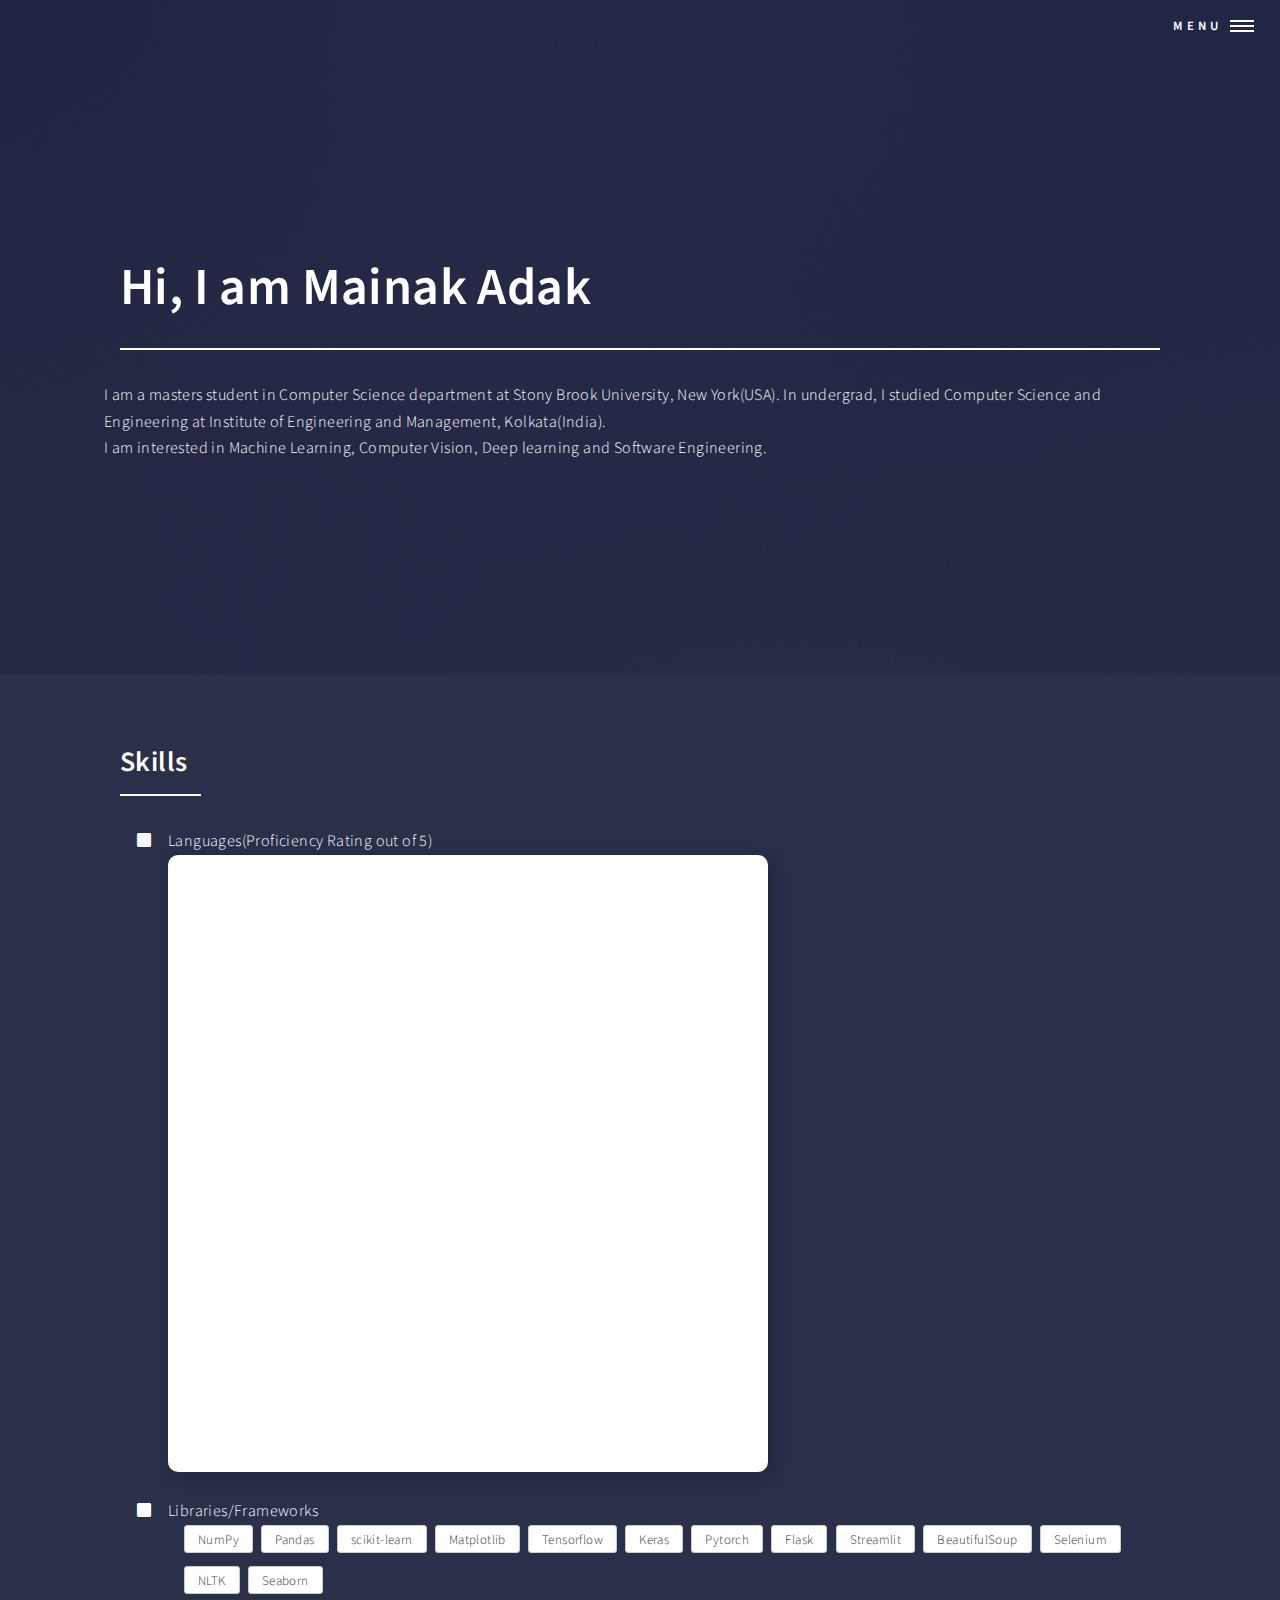
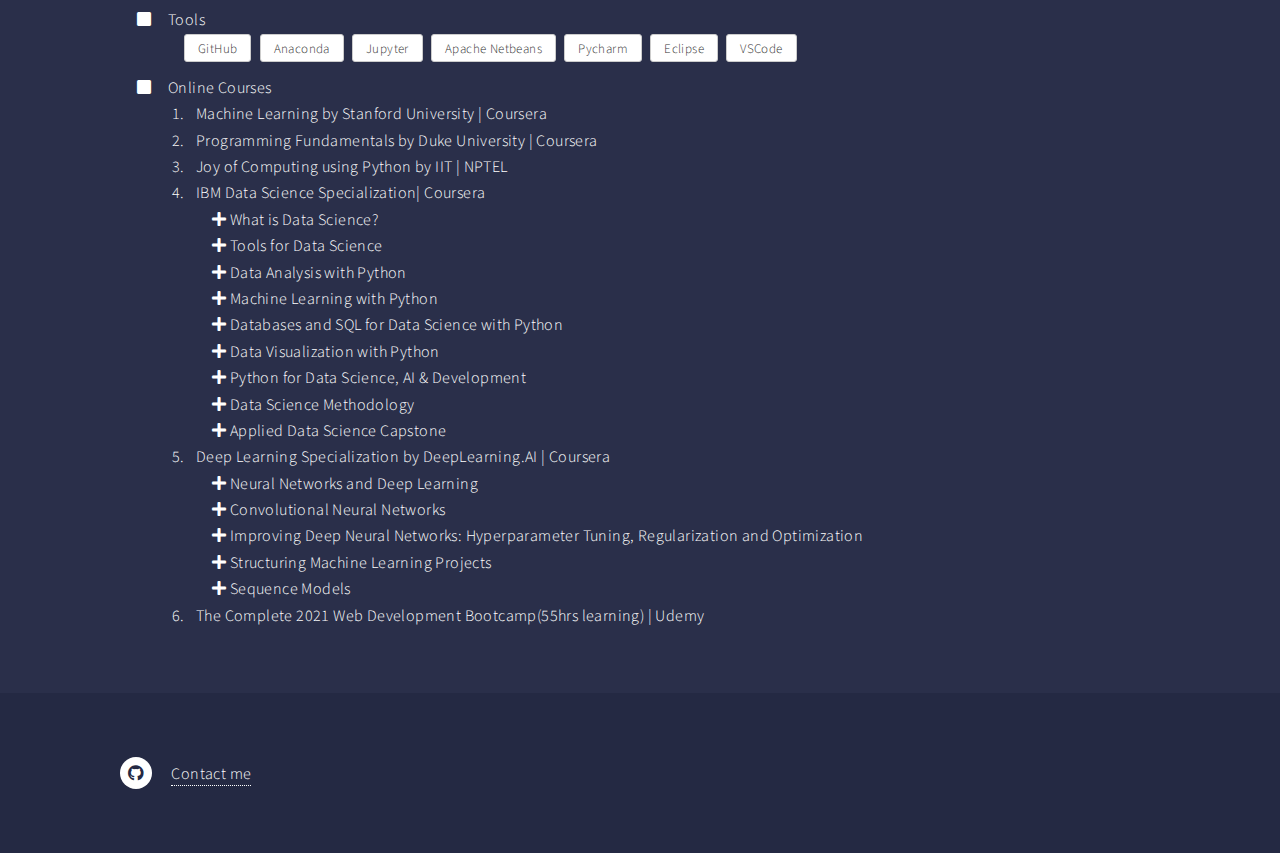
<file: index.html>
<!DOCTYPE HTML>
<html>
	<head>
		<title>Portfolio</title>
		<meta charset="utf-8" />
		<meta name="viewport" content="width=device-width, initial-scale=1, user-scalable=no" />
		<link rel="shortcut icon" type="image/png" href="images/icon.png"/>

	
		<link rel="stylesheet" href="https://maxcdn.bootstrapcdn.com/bootstrap/3.4.1/css/bootstrap.min.css">

		<link rel="stylesheet" href="assets/css/main.css" />
		<link rel="stylesheet" href="assets/css/extra.css" />
		<noscript><link rel="stylesheet" href="assets/css/noscript.css" /></noscript>
	</head>
	<body class="is-preload">

		<!-- Wrapper -->
			<div id="wrapper">

				<!-- Header -->
					<header id="header" class="alt">
						
						<nav>
							<a href="#menu">Menu</a>
						</nav>
					</header>

				<!-- Menu -->
					<nav id="menu">
						<ul class="links">
							<li><a href="index.html">Home</a></li>
							<li><a href="landing.html">Projects</a></li>
							
						</ul>
						
					</nav>

				<!-- Banner -->
					<section id="banner" class="major">
						<div class="inner">
							<header class="major">
								<h1>Hi, I am Mainak Adak</h1>
							</header>
							<div class="content">
								
								<ul class="actions">
									I am a masters student in Computer Science department at Stony Brook University, New York(USA).
									In undergrad, I studied Computer Science and Engineering at Institute of Engineering and Management, Kolkata(India).
									<br>
									I am interested in Machine Learning, Computer Vision, Deep learning and Software Engineering.
									
									 
								</ul>
							</div>
						</div>
					</section>

				<!-- Main -->
					<div id="main">
						

						  

						<section id="two">
							<div class="inner">
								<header class="major">
									<h2 >Skills</h2>
								</header>
								
								<ul class="fa-ul">
									
									<li>
										<span class="fa-li"><i class="fas fa-square"></i></span>Languages(Proficiency Rating out of 5)

										<div class="skill-bars">
											<div class="bar">
												<div class="info">
													<span>Java</span>
												</div>
												<div class="progress-line java">
													<span></span>
												</div>
											</div>

											<div class="bar">
												<div class="info">
													<span>Python</span>
												</div>
												<div class="progress-line python">
													<span></span>
												</div>
											</div>

											

											<div class="bar">
												<div class="info">
													<span>C</span>
												</div>
												<div class="progress-line c">
													<span></span>
												</div>
											</div>

											<div class="bar">
												<div class="info">
													<span>C++</span>
												</div>
												<div class="progress-line cplus">
													<span></span>
												</div>
											</div>

											<div class="bar">
												<div class="info">
													<span>JavaScript</span>
												</div>
												<div class="progress-line js">
													<span></span>
												</div>
											</div>

											<div class="bar">
												<div class="info">
													<span>HTML</span>
												</div>
												<div class="progress-line html">
													<span></span>
												</div>
											</div>


											<div class="bar">
												<div class="info">
													<span>CSS</span>
												</div>
												<div class="progress-line css">
													<span></span>
												</div>
											</div>

											<div class="bar">
												<div class="info">
													<span>Oracle SQL</span>
												</div>
												<div class="progress-line oraclesql">
													<span></span>
												</div>
											</div>

											<div class="bar">
												<div class="info">
													<span>GNU Octave</span>
												</div>
												<div class="progress-line octave">
													<span></span>
												</div>
											</div>

											

										</div>
										
									</li>
								    </br>

									<li><span class="fa-li"><i class="fas fa-square"></i></span>Libraries/Frameworks

										
										<div class="tags">
											<ul>
												<li><span>NumPy</span></li>
												<li><span>Pandas</span></li>
												<li><span>scikit-learn</span></li>
												<li><span>Matplotlib</span></li>
												<li><span>Tensorflow</span></li>
												<li><span>Keras</span></li>
												<li><span>Pytorch</span></li>
												<li><span>Flask</span></li>
												<li><span>Streamlit</span></li>
												<li><span>BeautifulSoup</span></li>
												<li><span>Selenium</span></li>
												<li><span>NLTK</span></li>
												<li><span>Seaborn</span></li>
												
											</ul>
										</div>

										

									</li>
									
									

									<li><span class="fa-li"><i class="fas fa-square"></i></span>Tools
									
										<div class="tags">
											<ul>
												<li><span>GitHub</span></li>
												<li><span>Anaconda</span></li>
												<li><span>Jupyter</span></li>
												<li><span>Apache Netbeans</span></li>
												<li><span>Pycharm</span></li>
												<li><span>Eclipse</span></li>
												<li><span>VSCode</span></li>
												
												
											</ul>
										</div>
									</li>
									

									
									<li><span class="fa-li"><i class="fas fa-square"></i></span>Online Courses</br>

										<div>
											<ol>
												<li><span>Machine Learning by Stanford University | Coursera</span></li>
												<li><span>Programming Fundamentals by Duke University | Coursera</span></li>
												<li><span>Joy of Computing using Python by IIT | NPTEL</span></li>
												<li><span>IBM Data Science Specialization| Coursera</span>
													<ul>
														<i class="fas fa-plus"></i> What is Data Science?</br>
														<i class="fas fa-plus"></i> Tools for Data Science</br>
														<i class="fas fa-plus"></i> Data Analysis with Python</br>
														<i class="fas fa-plus"></i> Machine Learning with Python</br>
														<i class="fas fa-plus"></i> Databases and SQL for Data Science with Python</br>
														<i class="fas fa-plus"></i> Data Visualization with Python</br>
														<i class="fas fa-plus"></i> Python for Data Science, AI & Development</br>
														<i class="fas fa-plus"></i> Data Science Methodology</br>
														<i class="fas fa-plus"></i> Applied Data Science Capstone</br>
													</ul>
												
												
												
												</li>
												<li><span>Deep Learning Specialization by DeepLearning.AI | Coursera</span>
													<ul>
														<i class="fas fa-plus"></i> Neural Networks and Deep Learning</br>
														<i class="fas fa-plus"></i> Convolutional Neural Networks</br>
														<i class="fas fa-plus"></i> Improving Deep Neural Networks: 
														Hyperparameter Tuning, Regularization and Optimization</br>
														<i class="fas fa-plus"></i> Structuring Machine Learning Projects</br>
														<i class="fas fa-plus"></i> Sequence Models</br>
													</ul>
												</li>
												
												<li><span>The Complete 2021 Web Development Bootcamp(55hrs learning) | Udemy</span></li>
												
												
											</ol>
										</div>
										
									</li>

									
								</ul>
								
								
								
								
								
							</div>
						</section>




						
					</div>

				

				<!-- Footer -->
					<footer id="footer">
						<div class="inner">
							<ul class="icons">
								<li><a href="https://github.com/mainak9830" target="_blank" class="icon brands alt fa-github"><span class="label">GitHub</span></a></li>
								<li><a href="mailto:madak9830@gmail.com">Contact me</a></li>
								
							</ul>
							
						</div>
					</footer>

			</div>

		<!-- Scripts -->
			<script src="assets/js/jquery.min.js"></script>
			<script src="assets/js/jquery.scrolly.min.js"></script>
			<script src="assets/js/jquery.scrollex.min.js"></script>
			<script src="assets/js/browser.min.js"></script>
			<script src="assets/js/breakpoints.min.js"></script>
			<script src="assets/js/util.js"></script>
			<script src="assets/js/main.js"></script>

	</body>
</html>
</file>
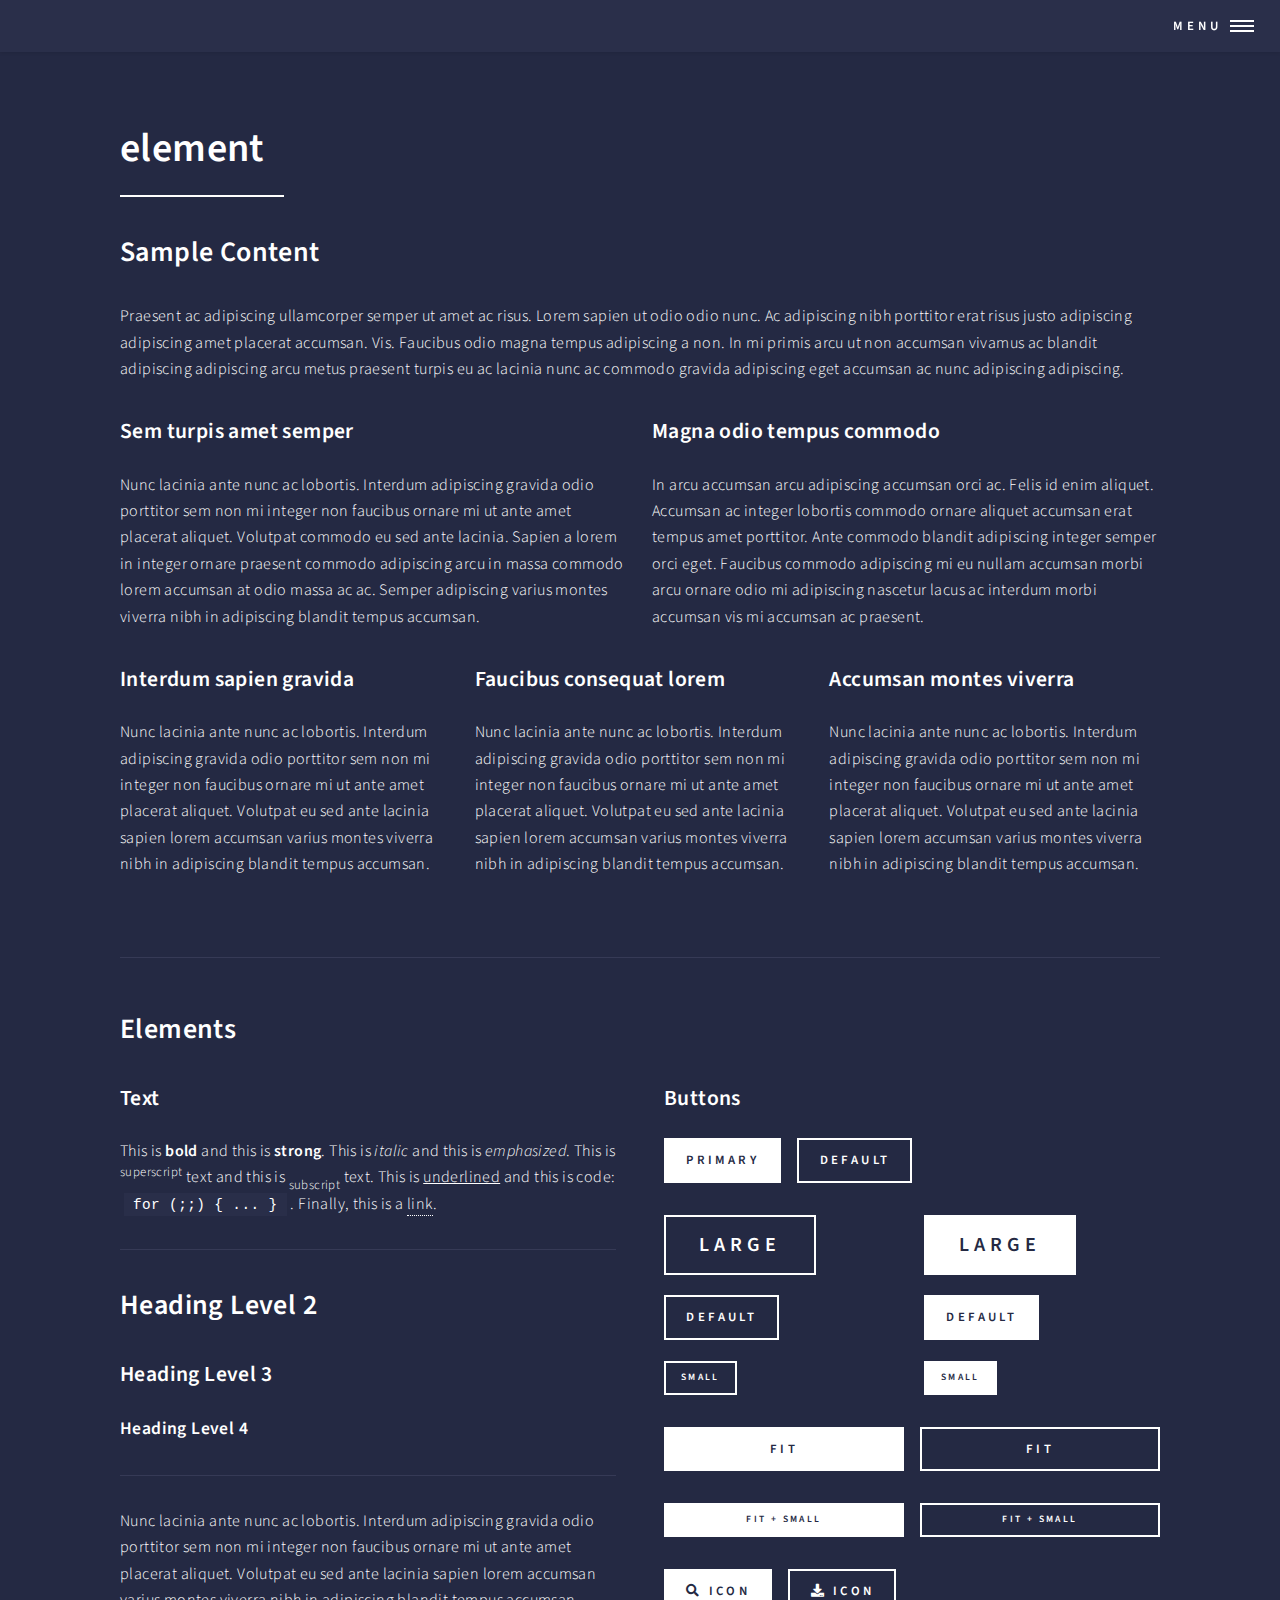
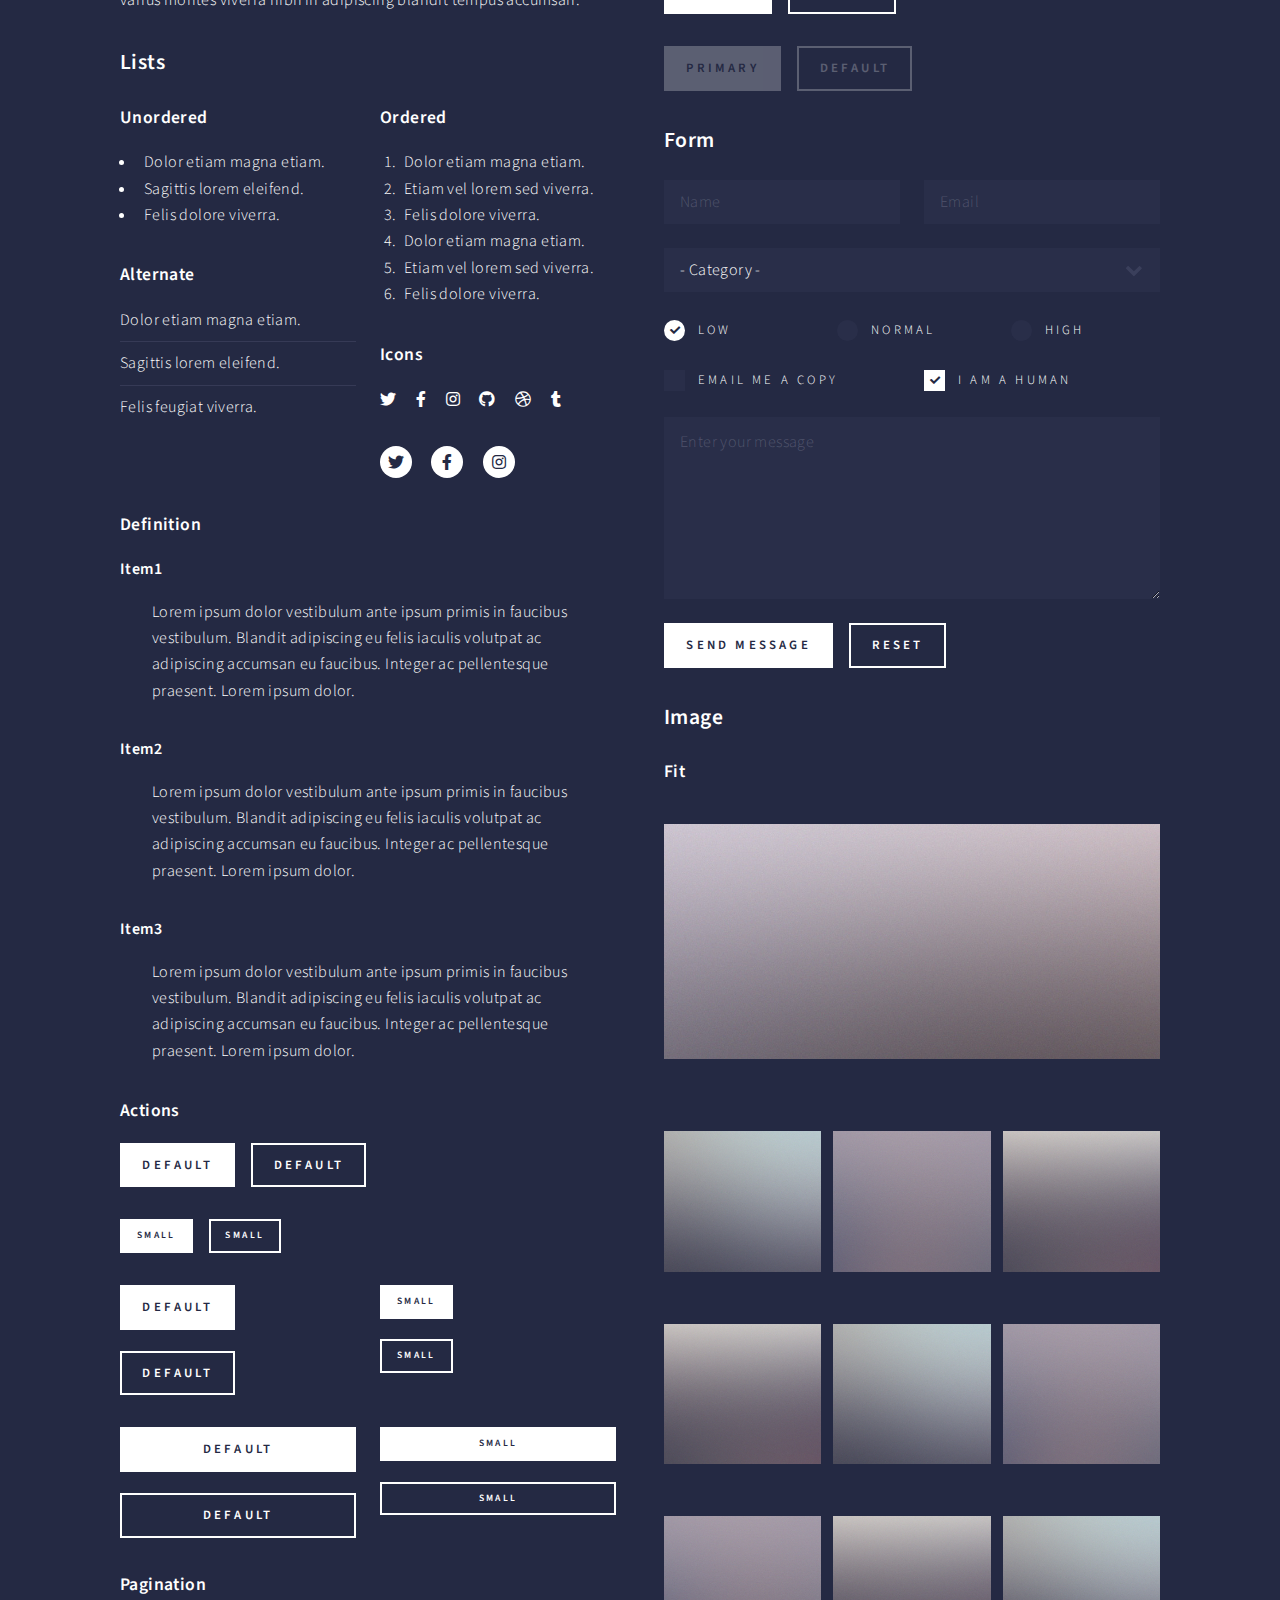
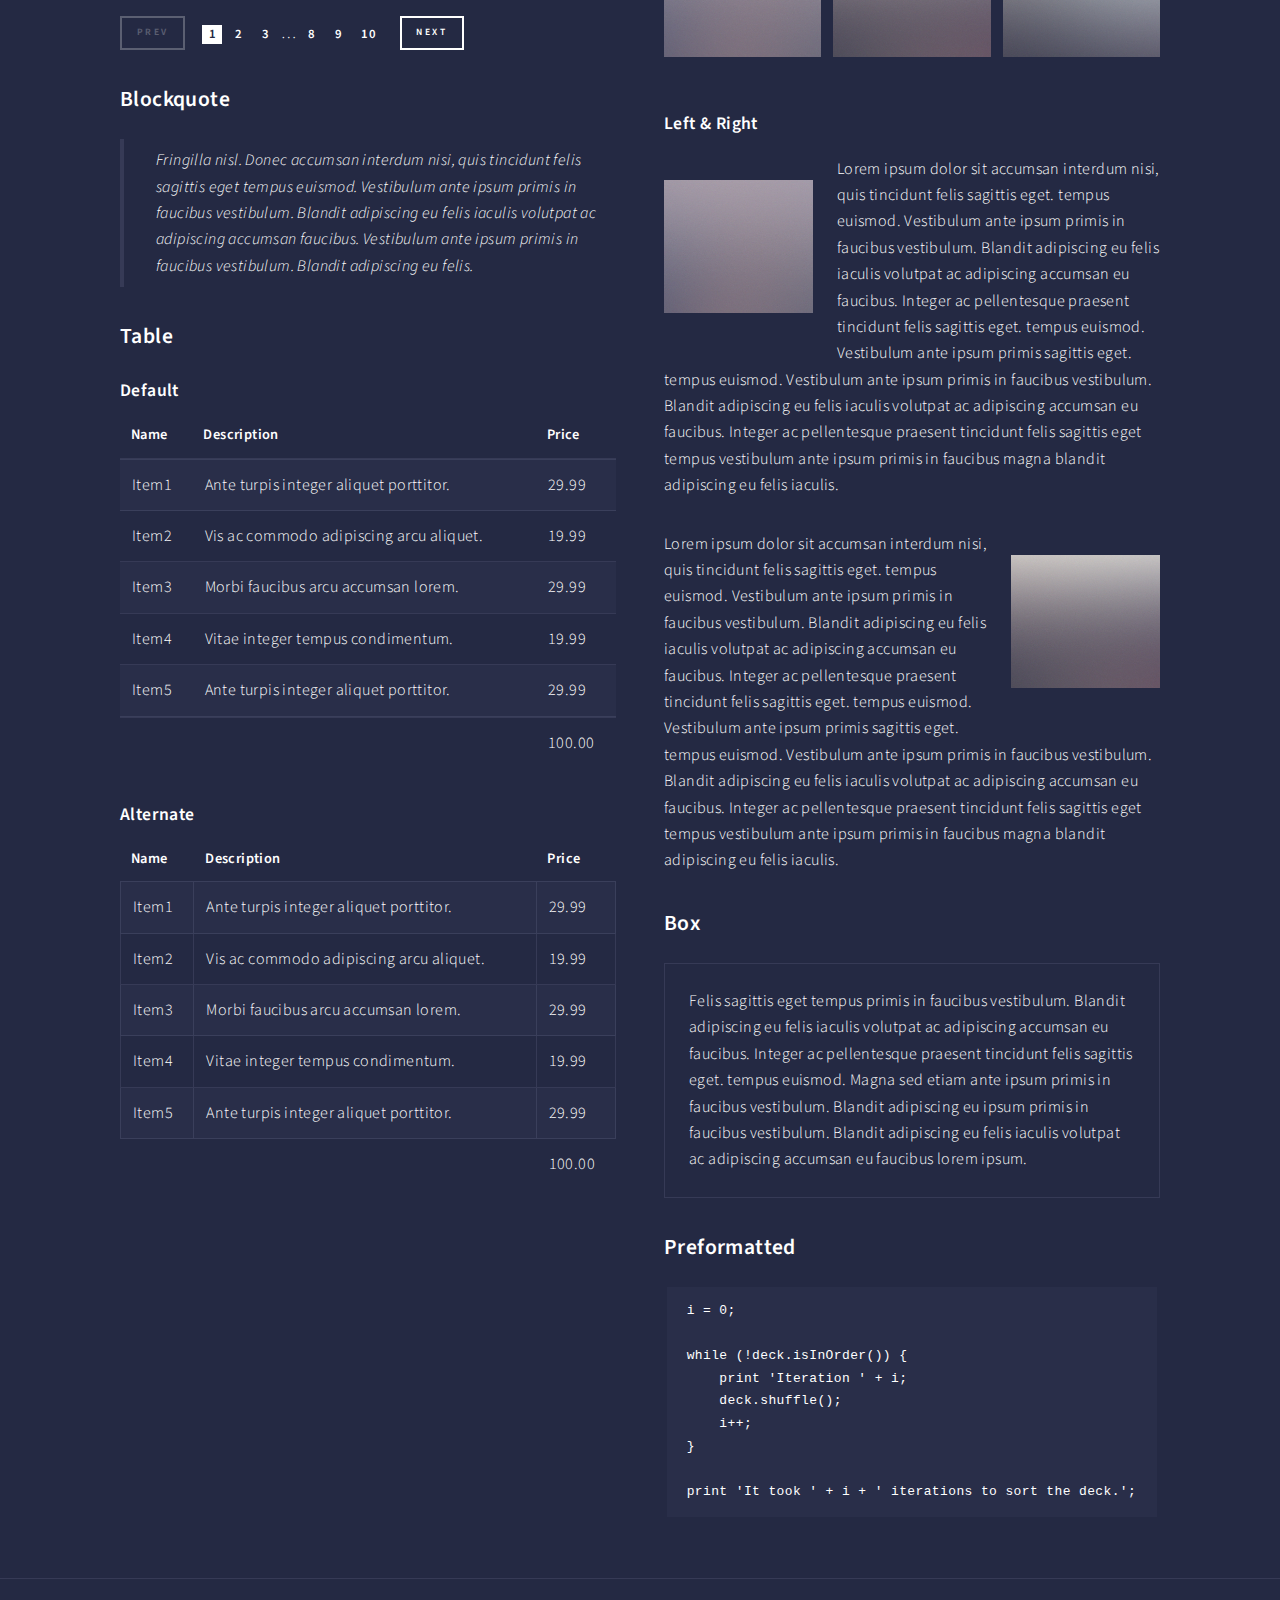
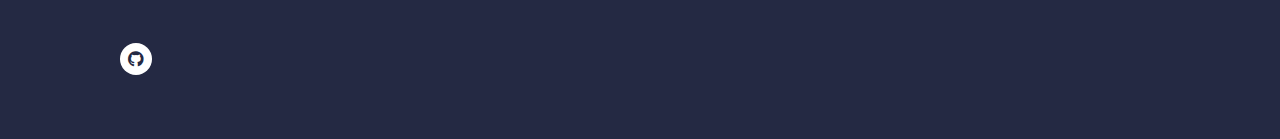
<file: elements.html>
<!DOCTYPE HTML>
<!--
	Forty by HTML5 UP
	html5up.net | @ajlkn
	Free for personal and commercial use under the CCA 3.0 license (html5up.net/license)
-->
<html>
	<head>
		<title>Portfolio</title>
		<link rel="shortcut icon" type="image/png" href="images/icon.png"/>
		<meta charset="utf-8" />
		<meta name="viewport" content="width=device-width, initial-scale=1, user-scalable=no" />
		<link rel="stylesheet" href="assets/css/main.css" />
		<noscript><link rel="stylesheet" href="assets/css/noscript.css" /></noscript>
	</head>
	<body class="is-preload">

		<!-- Wrapper -->
			<div id="wrapper">

				<!-- Header -->
					<header id="header">
						<nav>
							<a href="#menu">Menu</a>
						</nav>
					</header>

				<!-- Menu -->
					<nav id="menu">
						<ul class="links">
							<li><a href="index.html">Home</a></li>
							<li><a href="landing.html">Projects</a></li>
							<li><a href="generic.html">Experience</a></li>
							<li><a href="elements.html">Contact me</a></li>
						</ul>
						
					</nav>

				<!-- Main -->
					<div id="main" class="alt">

						<!-- One -->
							<section id="one">
								<div class="inner">
									<header class="major">
										<h1>element</h1>
									</header>

									<!-- Content -->
										<h2 id="content">Sample Content</h2>
										<p>Praesent ac adipiscing ullamcorper semper ut amet ac risus. Lorem sapien ut odio odio nunc. Ac adipiscing nibh porttitor erat risus justo adipiscing adipiscing amet placerat accumsan. Vis. Faucibus odio magna tempus adipiscing a non. In mi primis arcu ut non accumsan vivamus ac blandit adipiscing adipiscing arcu metus praesent turpis eu ac lacinia nunc ac commodo gravida adipiscing eget accumsan ac nunc adipiscing adipiscing.</p>
										<div class="row">
											<div class="col-6 col-12-small">
												<h3>Sem turpis amet semper</h3>
												<p>Nunc lacinia ante nunc ac lobortis. Interdum adipiscing gravida odio porttitor sem non mi integer non faucibus ornare mi ut ante amet placerat aliquet. Volutpat commodo eu sed ante lacinia. Sapien a lorem in integer ornare praesent commodo adipiscing arcu in massa commodo lorem accumsan at odio massa ac ac. Semper adipiscing varius montes viverra nibh in adipiscing blandit tempus accumsan.</p>
											</div>
											<div class="col-6 col-12-small">
												<h3>Magna odio tempus commodo</h3>
												<p>In arcu accumsan arcu adipiscing accumsan orci ac. Felis id enim aliquet. Accumsan ac integer lobortis commodo ornare aliquet accumsan erat tempus amet porttitor. Ante commodo blandit adipiscing integer semper orci eget. Faucibus commodo adipiscing mi eu nullam accumsan morbi arcu ornare odio mi adipiscing nascetur lacus ac interdum morbi accumsan vis mi accumsan ac praesent.</p>
											</div>
											<!-- Break -->
											<div class="col-4 col-12-medium">
												<h3>Interdum sapien gravida</h3>
												<p>Nunc lacinia ante nunc ac lobortis. Interdum adipiscing gravida odio porttitor sem non mi integer non faucibus ornare mi ut ante amet placerat aliquet. Volutpat eu sed ante lacinia sapien lorem accumsan varius montes viverra nibh in adipiscing blandit tempus accumsan.</p>
											</div>
											<div class="col-4 col-12-medium">
												<h3>Faucibus consequat lorem</h3>
												<p>Nunc lacinia ante nunc ac lobortis. Interdum adipiscing gravida odio porttitor sem non mi integer non faucibus ornare mi ut ante amet placerat aliquet. Volutpat eu sed ante lacinia sapien lorem accumsan varius montes viverra nibh in adipiscing blandit tempus accumsan.</p>
											</div>
											<div class="col-4 col-12-medium">
												<h3>Accumsan montes viverra</h3>
												<p>Nunc lacinia ante nunc ac lobortis. Interdum adipiscing gravida odio porttitor sem non mi integer non faucibus ornare mi ut ante amet placerat aliquet. Volutpat eu sed ante lacinia sapien lorem accumsan varius montes viverra nibh in adipiscing blandit tempus accumsan.</p>
											</div>
										</div>

									<hr class="major" />

									<!-- Elements -->
										<h2 id="elements">Elements</h2>
										<div class="row gtr-200">
											<div class="col-6 col-12-medium">

												<!-- Text stuff -->
													<h3>Text</h3>
													<p>This is <b>bold</b> and this is <strong>strong</strong>. This is <i>italic</i> and this is <em>emphasized</em>.
													This is <sup>superscript</sup> text and this is <sub>subscript</sub> text.
													This is <u>underlined</u> and this is code: <code>for (;;) { ... }</code>.
													Finally, this is a <a href="#">link</a>.</p>
													<hr />
													<h2>Heading Level 2</h2>
													<h3>Heading Level 3</h3>
													<h4>Heading Level 4</h4>
													<hr />
													<p>Nunc lacinia ante nunc ac lobortis. Interdum adipiscing gravida odio porttitor sem non mi integer non faucibus ornare mi ut ante amet placerat aliquet. Volutpat eu sed ante lacinia sapien lorem accumsan varius montes viverra nibh in adipiscing blandit tempus accumsan.</p>

												<!-- Lists -->
													<h3>Lists</h3>
													<div class="row">
														<div class="col-6 col-12-small">

															<h4>Unordered</h4>
															<ul>
																<li>Dolor etiam magna etiam.</li>
																<li>Sagittis lorem eleifend.</li>
																<li>Felis dolore viverra.</li>
															</ul>

															<h4>Alternate</h4>
															<ul class="alt">
																<li>Dolor etiam magna etiam.</li>
																<li>Sagittis lorem eleifend.</li>
																<li>Felis feugiat viverra.</li>
															</ul>

														</div>
														<div class="col-6 col-12-small">

															<h4>Ordered</h4>
															<ol>
																<li>Dolor etiam magna etiam.</li>
																<li>Etiam vel lorem sed viverra.</li>
																<li>Felis dolore viverra.</li>
																<li>Dolor etiam magna etiam.</li>
																<li>Etiam vel lorem sed viverra.</li>
																<li>Felis dolore viverra.</li>
															</ol>

															<h4>Icons</h4>
															<ul class="icons">
																<li><a href="#" class="icon brands fa-twitter"><span class="label">Twitter</span></a></li>
																<li><a href="#" class="icon brands fa-facebook-f"><span class="label">Facebook</span></a></li>
																<li><a href="#" class="icon brands fa-instagram"><span class="label">Instagram</span></a></li>
																<li><a href="#" class="icon brands fa-github"><span class="label">Github</span></a></li>
																<li><a href="#" class="icon brands fa-dribbble"><span class="label">Dribbble</span></a></li>
																<li><a href="#" class="icon brands fa-tumblr"><span class="label">Tumblr</span></a></li>
															</ul>
															<ul class="icons">
																<li><a href="#" class="icon brands alt fa-twitter"><span class="label">Twitter</span></a></li>
																<li><a href="#" class="icon brands alt fa-facebook-f"><span class="label">Facebook</span></a></li>
																<li><a href="#" class="icon brands alt fa-instagram"><span class="label">Instagram</span></a></li>
															</ul>

														</div>
													</div>
													<h4>Definition</h4>
													<dl>
														<dt>Item1</dt>
														<dd>
															<p>Lorem ipsum dolor vestibulum ante ipsum primis in faucibus vestibulum. Blandit adipiscing eu felis iaculis volutpat ac adipiscing accumsan eu faucibus. Integer ac pellentesque praesent. Lorem ipsum dolor.</p>
														</dd>
														<dt>Item2</dt>
														<dd>
															<p>Lorem ipsum dolor vestibulum ante ipsum primis in faucibus vestibulum. Blandit adipiscing eu felis iaculis volutpat ac adipiscing accumsan eu faucibus. Integer ac pellentesque praesent. Lorem ipsum dolor.</p>
														</dd>
														<dt>Item3</dt>
														<dd>
															<p>Lorem ipsum dolor vestibulum ante ipsum primis in faucibus vestibulum. Blandit adipiscing eu felis iaculis volutpat ac adipiscing accumsan eu faucibus. Integer ac pellentesque praesent. Lorem ipsum dolor.</p>
														</dd>
													</dl>

													<h4>Actions</h4>
													<ul class="actions">
														<li><a href="#" class="button primary">Default</a></li>
														<li><a href="#" class="button">Default</a></li>
													</ul>
													<ul class="actions small">
														<li><a href="#" class="button primary small">Small</a></li>
														<li><a href="#" class="button small">Small</a></li>
													</ul>
													<div class="row">
														<div class="col-6 col-12-small">
															<ul class="actions stacked">
																<li><a href="#" class="button primary">Default</a></li>
																<li><a href="#" class="button">Default</a></li>
															</ul>
														</div>
														<div class="col-6 col-12-small">
															<ul class="actions stacked">
																<li><a href="#" class="button primary small">Small</a></li>
																<li><a href="#" class="button small">Small</a></li>
															</ul>
														</div>
														<div class="col-6 col-12-small">
															<ul class="actions stacked">
																<li><a href="#" class="button primary fit">Default</a></li>
																<li><a href="#" class="button fit">Default</a></li>
															</ul>
														</div>
														<div class="col-6 col-12-small">
															<ul class="actions stacked">
																<li><a href="#" class="button primary small fit">Small</a></li>
																<li><a href="#" class="button small fit">Small</a></li>
															</ul>
														</div>
													</div>

													<h4>Pagination</h4>
													<ul class="pagination">
														<li><span class="button small disabled">Prev</span></li>
														<li><a href="#" class="page active">1</a></li>
														<li><a href="#" class="page">2</a></li>
														<li><a href="#" class="page">3</a></li>
														<li><span>&hellip;</span></li>
														<li><a href="#" class="page">8</a></li>
														<li><a href="#" class="page">9</a></li>
														<li><a href="#" class="page">10</a></li>
														<li><a href="#" class="button small">Next</a></li>
													</ul>

												<!-- Blockquote -->
													<h3>Blockquote</h3>
													<blockquote>Fringilla nisl. Donec accumsan interdum nisi, quis tincidunt felis sagittis eget tempus euismod. Vestibulum ante ipsum primis in faucibus vestibulum. Blandit adipiscing eu felis iaculis volutpat ac adipiscing accumsan faucibus. Vestibulum ante ipsum primis in faucibus vestibulum. Blandit adipiscing eu felis.</blockquote>

												<!-- Table -->
													<h3>Table</h3>

													<h4>Default</h4>
													<div class="table-wrapper">
														<table>
															<thead>
																<tr>
																	<th>Name</th>
																	<th>Description</th>
																	<th>Price</th>
																</tr>
															</thead>
															<tbody>
																<tr>
																	<td>Item1</td>
																	<td>Ante turpis integer aliquet porttitor.</td>
																	<td>29.99</td>
																</tr>
																<tr>
																	<td>Item2</td>
																	<td>Vis ac commodo adipiscing arcu aliquet.</td>
																	<td>19.99</td>
																</tr>
																<tr>
																	<td>Item3</td>
																	<td> Morbi faucibus arcu accumsan lorem.</td>
																	<td>29.99</td>
																</tr>
																<tr>
																	<td>Item4</td>
																	<td>Vitae integer tempus condimentum.</td>
																	<td>19.99</td>
																</tr>
																<tr>
																	<td>Item5</td>
																	<td>Ante turpis integer aliquet porttitor.</td>
																	<td>29.99</td>
																</tr>
															</tbody>
															<tfoot>
																<tr>
																	<td colspan="2"></td>
																	<td>100.00</td>
																</tr>
															</tfoot>
														</table>
													</div>

													<h4>Alternate</h4>
													<div class="table-wrapper">
														<table class="alt">
															<thead>
																<tr>
																	<th>Name</th>
																	<th>Description</th>
																	<th>Price</th>
																</tr>
															</thead>
															<tbody>
																<tr>
																	<td>Item1</td>
																	<td>Ante turpis integer aliquet porttitor.</td>
																	<td>29.99</td>
																</tr>
																<tr>
																	<td>Item2</td>
																	<td>Vis ac commodo adipiscing arcu aliquet.</td>
																	<td>19.99</td>
																</tr>
																<tr>
																	<td>Item3</td>
																	<td> Morbi faucibus arcu accumsan lorem.</td>
																	<td>29.99</td>
																</tr>
																<tr>
																	<td>Item4</td>
																	<td>Vitae integer tempus condimentum.</td>
																	<td>19.99</td>
																</tr>
																<tr>
																	<td>Item5</td>
																	<td>Ante turpis integer aliquet porttitor.</td>
																	<td>29.99</td>
																</tr>
															</tbody>
															<tfoot>
																<tr>
																	<td colspan="2"></td>
																	<td>100.00</td>
																</tr>
															</tfoot>
														</table>
													</div>

											</div>
											<div class="col-6 col-12-medium">

												<!-- Buttons -->
													<h3>Buttons</h3>
													<ul class="actions">
														<li><a href="#" class="button primary">Primary</a></li>
														<li><a href="#" class="button">Default</a></li>
													</ul>
													<div class="row">
														<div class="col-6 col-12-xsmall">
															<ul class="actions stacked">
																<li><a href="#" class="button large">Large</a></li>
																<li><a href="#" class="button">Default</a></li>
																<li><a href="#" class="button small">Small</a></li>
															</ul>
														</div>
														<div class="col-6 col-12-xsmall">
															<ul class="actions stacked">
																<li><a href="#" class="button primary large">Large</a></li>
																<li><a href="#" class="button primary">Default</a></li>
																<li><a href="#" class="button primary small">Small</a></li>
															</ul>
														</div>
													</div>
													<ul class="actions fit">
														<li><a href="#" class="button primary fit">Fit</a></li>
														<li><a href="#" class="button fit">Fit</a></li>
													</ul>
													<ul class="actions fit small">
														<li><a href="#" class="button primary fit small">Fit + Small</a></li>
														<li><a href="#" class="button fit small">Fit + Small</a></li>
													</ul>
													<ul class="actions">
														<li><a href="#" class="button primary icon solid fa-search">Icon</a></li>
														<li><a href="#" class="button icon solid fa-download">Icon</a></li>
													</ul>
													<ul class="actions">
														<li><span class="button primary disabled">Primary</span></li>
														<li><span class="button disabled">Default</span></li>
													</ul>

												<!-- Form -->
													<h3>Form</h3>

													<form method="post" action="#">
														<div class="row gtr-uniform">
															<div class="col-6 col-12-xsmall">
																<input type="text" name="demo-name" id="demo-name" value="" placeholder="Name" />
															</div>
															<div class="col-6 col-12-xsmall">
																<input type="email" name="demo-email" id="demo-email" value="" placeholder="Email" />
															</div>
															<!-- Break -->
															<div class="col-12">
																<select name="demo-category" id="demo-category">
																	<option value="">- Category -</option>
																	<option value="1">Manufacturing</option>
																	<option value="1">Shipping</option>
																	<option value="1">Administration</option>
																	<option value="1">Human Resources</option>
																</select>
															</div>
															<!-- Break -->
															<div class="col-4 col-12-small">
																<input type="radio" id="demo-priority-low" name="demo-priority" checked>
																<label for="demo-priority-low">Low</label>
															</div>
															<div class="col-4 col-12-small">
																<input type="radio" id="demo-priority-normal" name="demo-priority">
																<label for="demo-priority-normal">Normal</label>
															</div>
															<div class="col-4 col-12-small">
																<input type="radio" id="demo-priority-high" name="demo-priority">
																<label for="demo-priority-high">High</label>
															</div>
															<!-- Break -->
															<div class="col-6 col-12-small">
																<input type="checkbox" id="demo-copy" name="demo-copy">
																<label for="demo-copy">Email me a copy</label>
															</div>
															<div class="col-6 col-12-small">
																<input type="checkbox" id="demo-human" name="demo-human" checked>
																<label for="demo-human">I am a human</label>
															</div>
															<!-- Break -->
															<div class="col-12">
																<textarea name="demo-message" id="demo-message" placeholder="Enter your message" rows="6"></textarea>
															</div>
															<!-- Break -->
															<div class="col-12">
																<ul class="actions">
																	<li><input type="submit" value="Send Message" class="primary" /></li>
																	<li><input type="reset" value="Reset" /></li>
																</ul>
															</div>
														</div>
													</form>

												<!-- Image -->
													<h3>Image</h3>

													<h4>Fit</h4>
													<span class="image fit"><img src="images/pic03.jpg" alt="" /></span>
													<div class="box alt">
														<div class="row gtr-50 gtr-uniform">
															<div class="col-4"><span class="image fit"><img src="images/pic08.jpg" alt="" /></span></div>
															<div class="col-4"><span class="image fit"><img src="images/pic09.jpg" alt="" /></span></div>
															<div class="col-4"><span class="image fit"><img src="images/pic10.jpg" alt="" /></span></div>
															<!-- Break -->
															<div class="col-4"><span class="image fit"><img src="images/pic10.jpg" alt="" /></span></div>
															<div class="col-4"><span class="image fit"><img src="images/pic08.jpg" alt="" /></span></div>
															<div class="col-4"><span class="image fit"><img src="images/pic09.jpg" alt="" /></span></div>
															<!-- Break -->
															<div class="col-4"><span class="image fit"><img src="images/pic09.jpg" alt="" /></span></div>
															<div class="col-4"><span class="image fit"><img src="images/pic10.jpg" alt="" /></span></div>
															<div class="col-4"><span class="image fit"><img src="images/pic08.jpg" alt="" /></span></div>
														</div>
													</div>

													<h4>Left &amp; Right</h4>
													<p><span class="image left"><img src="images/pic09.jpg" alt="" /></span>Lorem ipsum dolor sit accumsan interdum nisi, quis tincidunt felis sagittis eget. tempus euismod. Vestibulum ante ipsum primis in faucibus vestibulum. Blandit adipiscing eu felis iaculis volutpat ac adipiscing accumsan eu faucibus. Integer ac pellentesque praesent tincidunt felis sagittis eget. tempus euismod. Vestibulum ante ipsum primis sagittis eget. tempus euismod. Vestibulum ante ipsum primis in faucibus vestibulum. Blandit adipiscing eu felis iaculis volutpat ac adipiscing accumsan eu faucibus. Integer ac pellentesque praesent tincidunt felis sagittis eget tempus vestibulum ante ipsum primis in faucibus magna blandit adipiscing eu felis iaculis.</p>
													<p><span class="image right"><img src="images/pic10.jpg" alt="" /></span>Lorem ipsum dolor sit accumsan interdum nisi, quis tincidunt felis sagittis eget. tempus euismod. Vestibulum ante ipsum primis in faucibus vestibulum. Blandit adipiscing eu felis iaculis volutpat ac adipiscing accumsan eu faucibus. Integer ac pellentesque praesent tincidunt felis sagittis eget. tempus euismod. Vestibulum ante ipsum primis sagittis eget. tempus euismod. Vestibulum ante ipsum primis in faucibus vestibulum. Blandit adipiscing eu felis iaculis volutpat ac adipiscing accumsan eu faucibus. Integer ac pellentesque praesent tincidunt felis sagittis eget tempus vestibulum ante ipsum primis in faucibus magna blandit adipiscing eu felis iaculis.</p>

												<!-- Box -->
													<h3>Box</h3>
													<div class="box">
														<p>Felis sagittis eget tempus primis in faucibus vestibulum. Blandit adipiscing eu felis iaculis volutpat ac adipiscing accumsan eu faucibus. Integer ac pellentesque praesent tincidunt felis sagittis eget. tempus euismod. Magna sed etiam ante ipsum primis in faucibus vestibulum. Blandit adipiscing eu ipsum primis in faucibus vestibulum. Blandit adipiscing eu felis iaculis volutpat ac adipiscing accumsan eu faucibus lorem ipsum.</p>
													</div>

												<!-- Preformatted Code -->
													<h3>Preformatted</h3>
													<pre><code>i = 0;

while (!deck.isInOrder()) {
    print 'Iteration ' + i;
    deck.shuffle();
    i++;
}

print 'It took ' + i + ' iterations to sort the deck.';
</code></pre>

											</div>
										</div>

								</div>
							</section>

					</div>

				

				<!-- Footer -->
				<footer id="footer">
					<div class="inner">
						<ul class="icons">
							<li><a href="https://github.com/mainak9830" target="_blank" class="icon brands alt fa-github"><span class="label">GitHub</span></a></li>
							
						</ul>
						
					</div>
				</footer>

			</div>

		<!-- Scripts -->
			<script src="assets/js/jquery.min.js"></script>
			<script src="assets/js/jquery.scrolly.min.js"></script>
			<script src="assets/js/jquery.scrollex.min.js"></script>
			<script src="assets/js/browser.min.js"></script>
			<script src="assets/js/breakpoints.min.js"></script>
			<script src="assets/js/util.js"></script>
			<script src="assets/js/main.js"></script>

	</body>
</html>
</file>
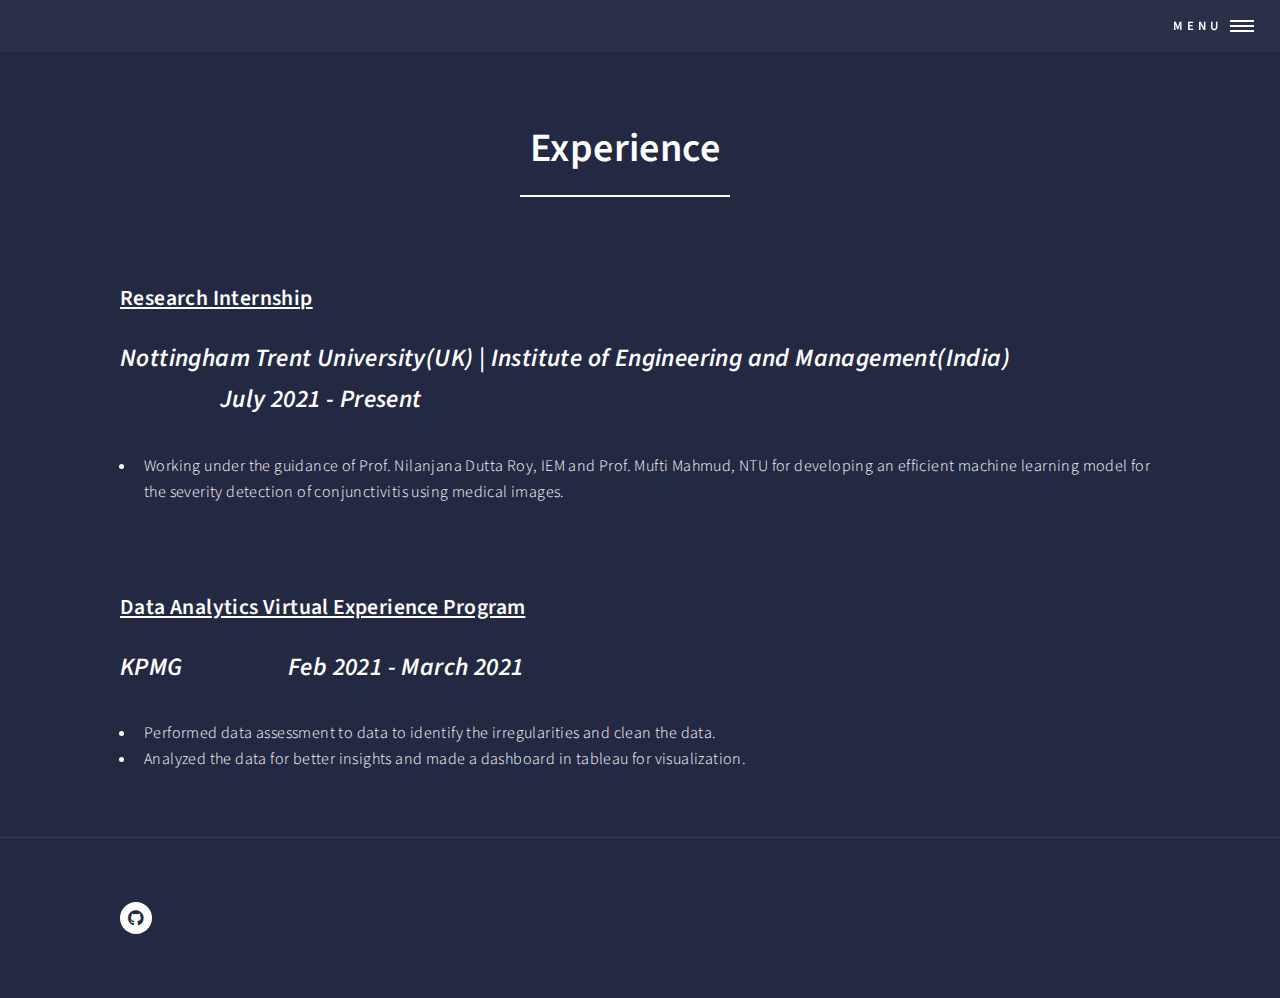
<file: generic.html>
<!DOCTYPE HTML>

<html>
	<head>
		<title>Portfolio</title>
		<link rel="shortcut icon" type="image/png" href="images/icon.png"/>
		<meta charset="utf-8" />
		<meta name="viewport" content="width=device-width, initial-scale=1, user-scalable=no" />
		<link rel="stylesheet" href="assets/css/main.css" />
		<noscript><link rel="stylesheet" href="assets/css/noscript.css" /></noscript>
	</head>
	<body class="is-preload">

		<!-- Wrapper -->
			<div id="wrapper">

				<!-- Header -->
					<header id="header">
						<nav>
							<a href="#menu">Menu</a>
						</nav>
					</header>

				<!-- Menu -->
					<nav id="menu">
						<ul class="links">
							<li><a href="index.html">Home</a></li>
							<li><a href="landing.html">Projects</a></li>
							<li><a href="generic.html">Experience</a></li>
							
						</ul>
						
					</nav>

				<!-- Main -->
					<div id="main" class="alt">

						<!-- One -->
							<section id="one">
								<div class="inner">
									<header class="major">
										<h1 style="text-align: center; padding-left:10em;">Experience</h1>
									</header>
									
									
									<p style="padding-top: 20px;">
										<h3><u>Research Internship</u></h3>
										<h3 style="font-size: 25px;font-style: italic;">
										Nottingham Trent University(UK)  |  Institute of Engineering and Management(India)
										<span style="padding-left: 100px;">July 2021 - Present</span>
										</h3>
										<p>
											
											<ul>
												<li>
													Working under the guidance of Prof. Nilanjana Dutta Roy, IEM and Prof. Mufti Mahmud,
													 NTU for developing an efficient machine learning model for the severity detection of conjunctivitis using medical images.</br>
												</li>
												
											</ul>
	
	
										</p>
									</p>
																			

									<p style="padding-top: 20px;">
										<h3><u>Data Analytics Virtual Experience Program</u></h3>
										<h3 style="font-size: 25px;font-style: italic;">
										KPMG
										<span style="padding-left: 100px;">Feb 2021 - March 2021</span>
										</h3>
										<p>
											<ul>
												<li>
													Performed data assessment to data to identify the irregularities and clean the data.
												</li>
												<li>
													Analyzed the data for better insights and made a dashboard in tableau for visualization.
												</li>
											</ul>
											
											
	
										</p>
									</p>

									
									
								</div>
							</section>

					</div>

				

				<!-- Footer -->
				<footer id="footer">
					<div class="inner">
						<ul class="icons">
							<li><a href="https://github.com/mainak9830" target="_blank" class="icon brands alt fa-github"><span class="label">GitHub</span></a></li>
							
						</ul>
						
					</div>
				</footer>
			</div>

		<!-- Scripts -->
			<script src="assets/js/jquery.min.js"></script>
			<script src="assets/js/jquery.scrolly.min.js"></script>
			<script src="assets/js/jquery.scrollex.min.js"></script>
			<script src="assets/js/browser.min.js"></script>
			<script src="assets/js/breakpoints.min.js"></script>
			<script src="assets/js/util.js"></script>
			<script src="assets/js/main.js"></script>

	</body>
</html>
</file>
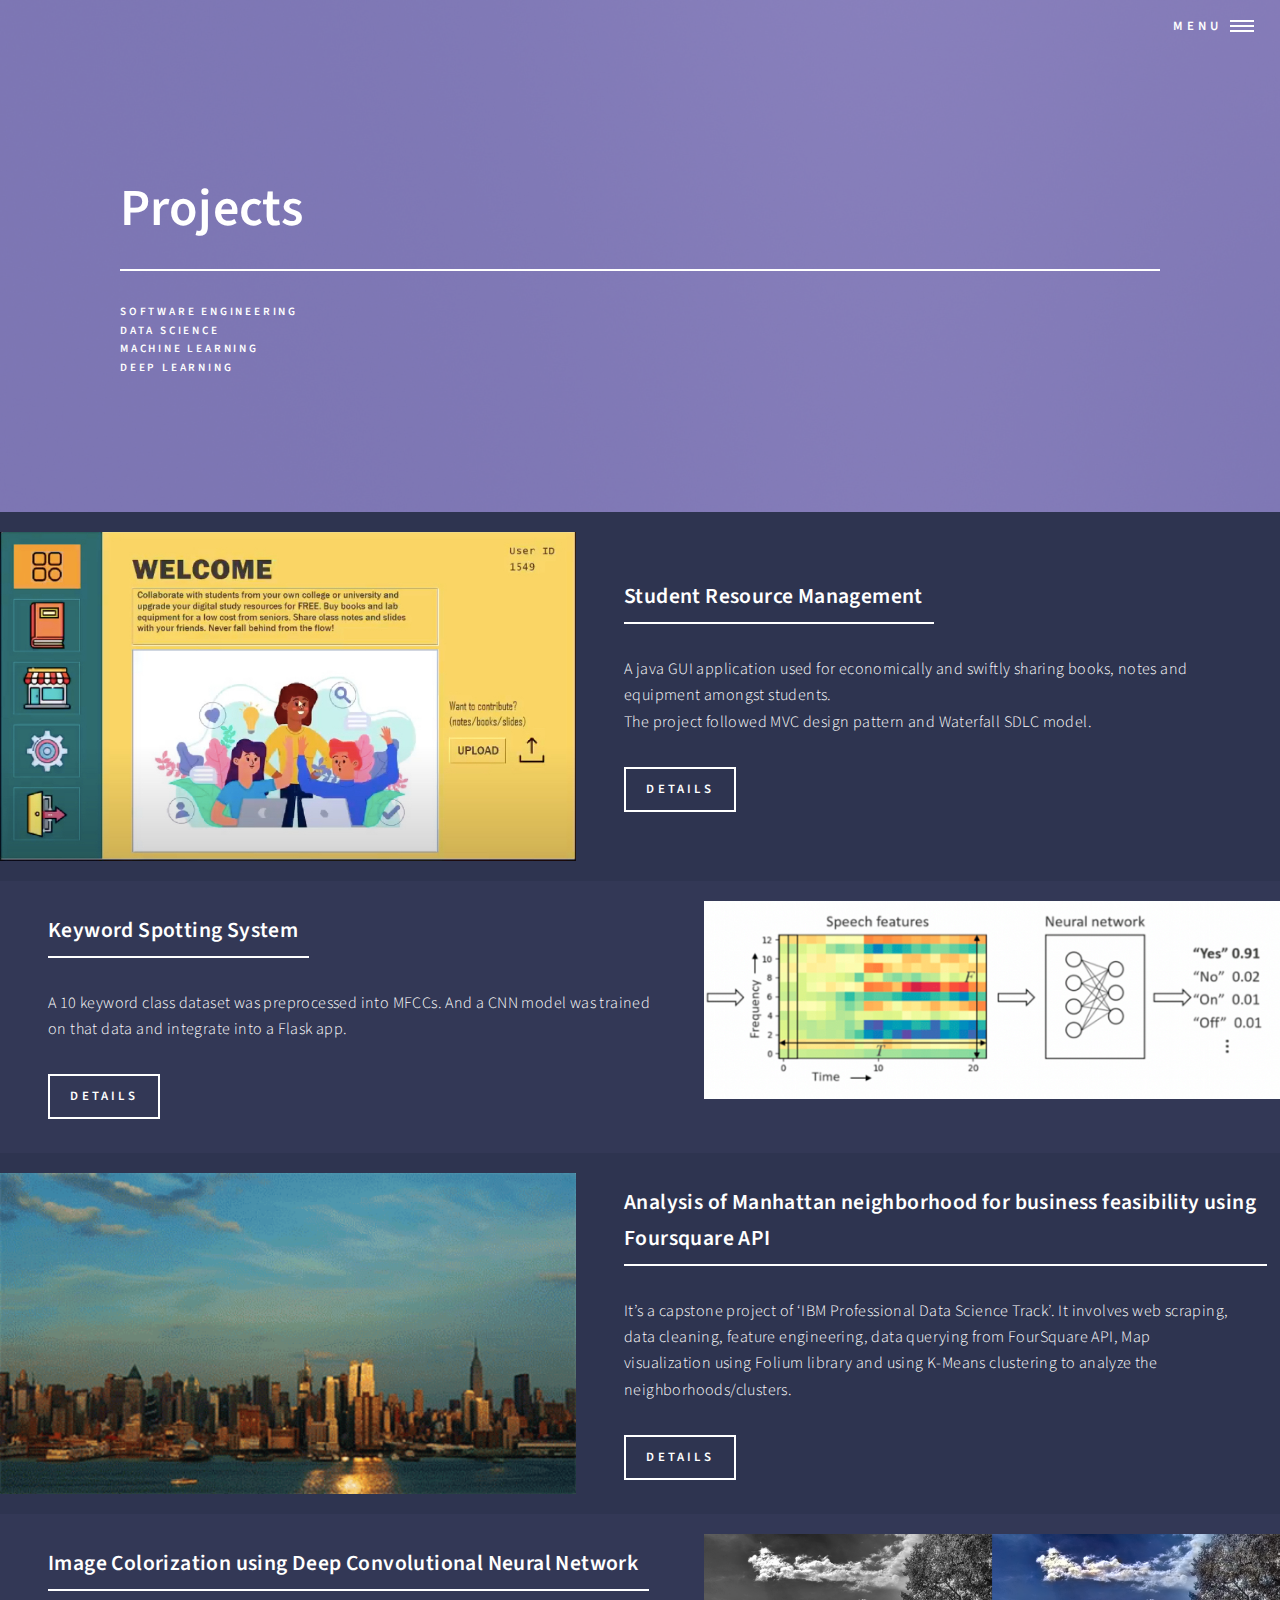
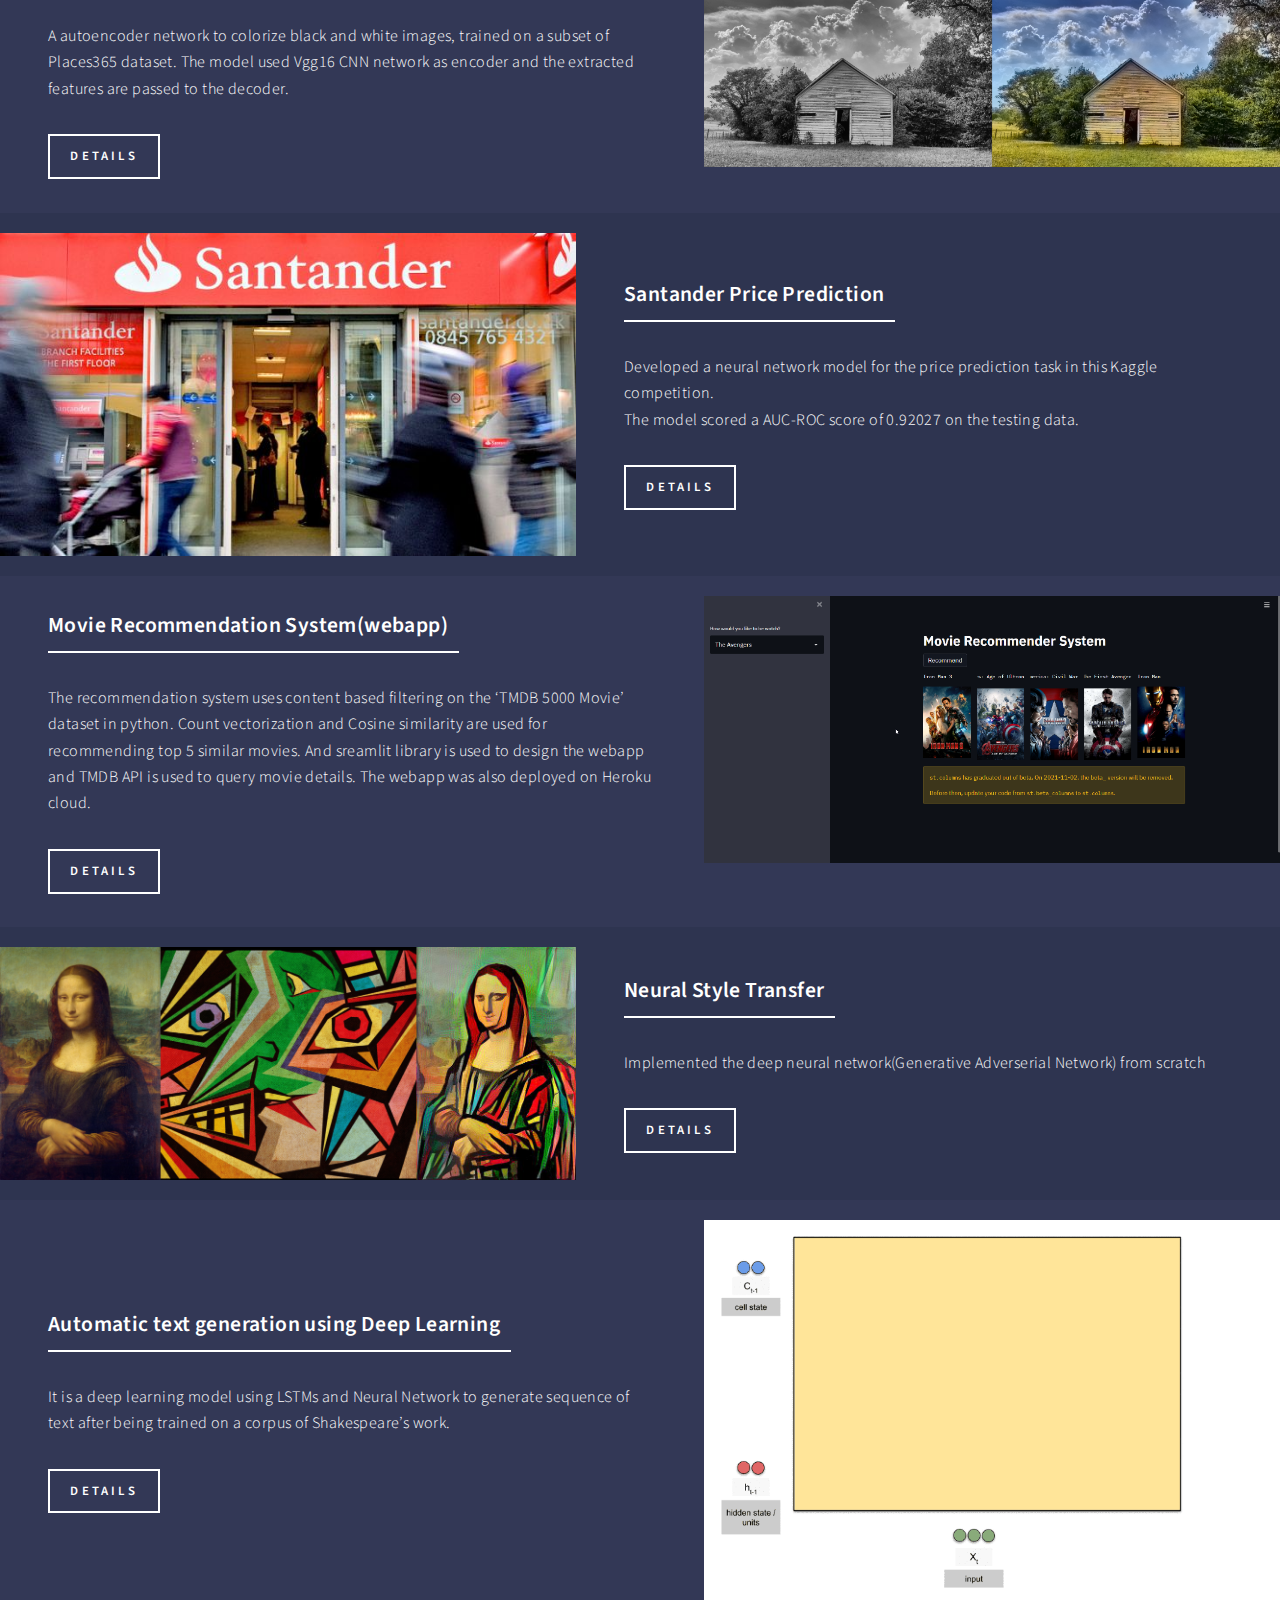
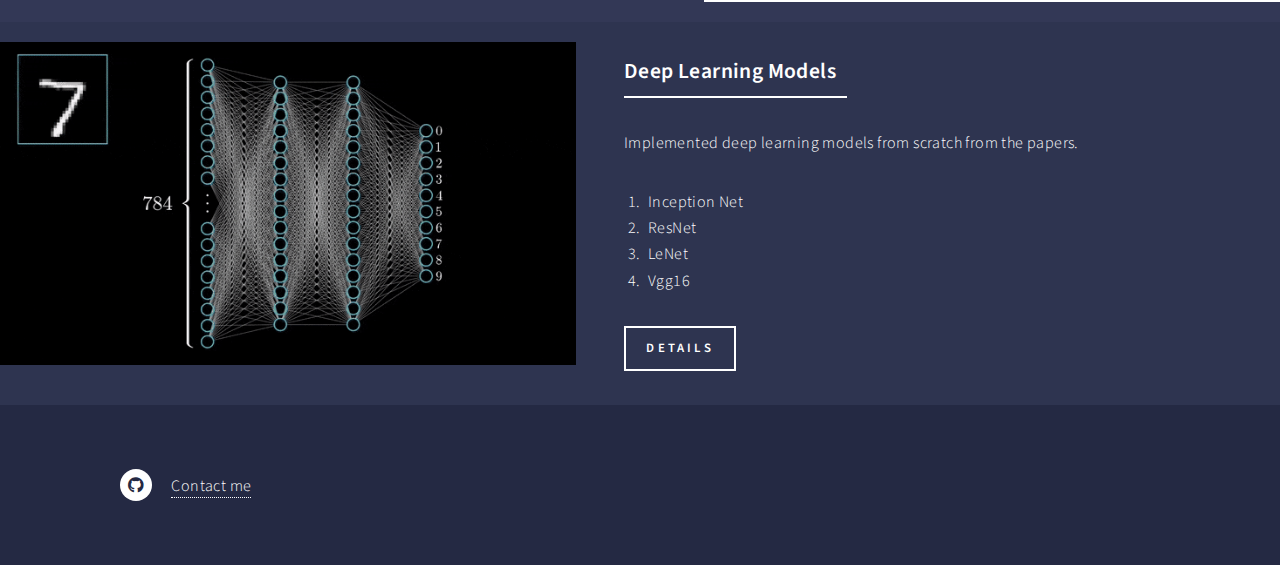
<file: landing.html>
<!DOCTYPE HTML>

<html>
	<head>
		<title>Portfolio</title>
		<link rel="shortcut icon" type="image/png" href="images/icon.png"/>
		<meta charset="utf-8" />
		<meta name="viewport" content="width=device-width, initial-scale=1, user-scalable=no" />
		<link rel="stylesheet" href="assets/css/main.css" />
		<noscript><link rel="stylesheet" href="assets/css/noscript.css" /></noscript>
	</head>
	<body class="is-preload">

		<!-- Wrapper -->
			<div id="wrapper">

				<!-- Header -->
				<!-- Note: The "styleN" class below should match that of the banner element. -->
					<header id="header" class="alt style2">
						
						<nav>
							<a href="#menu">Menu</a>
						</nav>
					</header>

				<!-- Menu -->
					<nav id="menu">
						<ul class="links">
							<li><a href="index.html">Home</a></li>
							<li><a href="landing.html">Projects</a></li>
							
						</ul>
						
					</nav>

				<!-- Banner -->
				<!-- Note: The "styleN" class below should match that of the header element. -->
					<section id="banner" class="style2">
						<div class="inner">
							<span class="image">
								<img src="images/pic07.jpg" alt="" />
							</span>
							<header class="major">
								<h1>Projects</h1>
							</header>
							<div class="content">
								<p>Software Engineering<br />
								Data Science</br>
								Machine Learning</br>
								Deep Learning</p>
							</div>
						</div>
					</section>

				<!-- Main -->
					<div id="main">

						<!-- One -->
						

						<!-- Two -->
							<section id="two" class="spotlights">
								<section>
									<div class="image">
										<img src="images/project1.jpg" alt="" data-position="center center" />
									</div>
									<div class="content">
										<div class="inner">
											<header class="major">
												<h3>Student Resource Management</h3>
											</header>
											<p> A java GUI application used for economically and swiftly sharing books, notes and equipment amongst students.</br>
												The project followed MVC design pattern and Waterfall SDLC model.
											</p>	
										
											<ul class="actions">
												<li><a href="https://github.com/mainak9830/Xsociety" target="_blank" class="button">Details</a></li>
											</ul>
										</div>
									</div>
								</section>
								<section>
									<div class="image" >
										<img src="images/speech.jpg" alt=""  style="text-align: center;display: block;" data-position="center center" />
									</div>
									<div class="content">
										<div class="inner">
											<header class="major">
												<h3>Keyword Spotting System</h3>
											</header>
											<p>
												A 10 keyword class dataset was preprocessed into MFCCs. And a CNN model was trained on that data and integrate into a Flask app.

											</p>
											<ul class="actions">
												<li><a href="https://github.com/mainak9830/DeepLearning/tree/master/keyword%20detection" target="_blank" class="button">Details</a></li>
											</ul>
										</div>
									</div>
								</section>
								<section>
									<div class="image">
										<img src="images/nyc.gif" alt="" data-position="25% 25%" />
									</div>
									<div class="content">
										<div class="inner">
											<header class="major">
												<h3>Analysis of Manhattan neighborhood for business feasibility using </br>Foursquare API</h3>
											</header>
											<p>It’s a capstone project of ‘IBM Professional Data Science Track’. 
												It involves web scraping, data cleaning, feature engineering, data querying from FourSquare API, Map visualization using Folium library and using K-Means clustering to analyze the neighborhoods/clusters.</p>
											<ul class="actions">
												<li><a href="https://github.com/mainak9830/Data-Analysis" target="_blank" class="button">Details</a></li>
											</ul>
										</div>
									</div>
								</section>
								<section>
									<div class="image">
										<img src="images/color_dl.jpg" alt="" data-position="25% 25%" />
									</div>
									<div class="content">
										<div class="inner">
											<header class="major">
												<h3>Image Colorization using Deep Convolutional Neural Network</h3>
											</header>
											<p>
												A autoencoder network to colorize black and white images, trained on a subset of Places365 dataset. 
												The model used Vgg16 CNN network as encoder and the extracted features are passed to the decoder.

											</p>
											<ul class="actions">
												<li><a href="https://colab.research.google.com/drive/1hmDQQvH9UANBjZC44FJX-d2dMGM6ZZ55?usp=sharing" target="_blank" class="button">Details</a></li>
											</ul>
										</div>
									</div>
								</section>
								
								<section>
									<div href="generic.html" class="image">
										<img src="images/sprice.jpg" alt="" data-position="25% 25%" />
									</div>
									<div class="content">
										<div class="inner">
											<header class="major">
												<h3>Santander Price Prediction</h3>
											</header>
											<p>
												Developed a neural network model for the price prediction task in this Kaggle competition.</br>
												The model scored a AUC-ROC score of 0.92027 on the testing data.
											</p>
											<ul class="actions">
												<li><a href="https://github.com/mainak9830/Santander-Price-Prediction" target="_blank" class="button">Details</a></li>
											</ul>
										</div>
									</div>
								</section>
								<section>
									<div class="image">
										<img src="images/app.jpg" alt="" data-position="25% 25%" />
									</div>
									<div class="content">
										<div class="inner">
											<header class="major">
												<h3>Movie Recommendation System(webapp) </h3>
											</header>
											<p>The recommendation system uses content based filtering on the ‘TMDB 5000 Movie’ dataset in python. 
												Count vectorization and Cosine similarity are used for recommending top 5 similar movies. 
												And sreamlit library is used to design the webapp and TMDB API is used to query movie details. 
												The webapp was also deployed on Heroku cloud.	</p>
											<ul class="actions">
												<li><a href="generic.html" class="button">Details</a></li>
											</ul>
										</div>
									</div>
								</section>
								<section>
									<div class="image">
										<img src="images/NST.jpg" alt="" data-position="25% 25%" />
									</div>
									<div class="content">
										<div class="inner">
											<header class="major">
												<h3>Neural Style Transfer </h3>
											</header>
											<p>
												Implemented the deep neural network(Generative Adverserial Network) from scratch
											</p>
											<ul class="actions">
												<li><a href="https://github.com/mainak9830/DeepLearning/blob/master/NST.py" target="_blank" class="button">Details</a></li>
											</ul>
										</div>
									</div>
								</section>
								<section>
									<div class="image">
										<img src="images/lstms.gif" alt="" data-position="25% 25%" />
									</div>
									<div class="content">
										<div class="inner">
											<header class="major">
												<h3>Automatic text generation using Deep Learning </h3>
											</header>
											<p>
												It is a deep learning model using LSTMs and Neural Network to generate sequence of text after being trained on a corpus of Shakespeare’s work.
											</p>
											<ul class="actions">
											<li><a href="https://github.com/mainak9830/DeepLearning/blob/master/Automatic_text_generation.ipynb" target="_blank" class="button">Details</a></li>
											</ul>
										</div>
									</div>
								</section>
								<section>
									<div class="image">
										<img src="images/dls.gif" alt="" data-position="25% 25%" />
									</div>
									<div class="content">
										<div class="inner">
											<header class="major">
												<h3> Deep Learning Models</h3>
											</header>
											<p> Implemented deep learning models from scratch from the papers.</p>
											<ol>
												<li>Inception Net</li>
												<li>ResNet</li>
												<li>LeNet</li>
												<li>Vgg16</li>

											</ol>
											<ul class="actions">
												<li><a href="https://github.com/mainak9830/DeepLearning" target="_blank" class="button">Details</a></li>
											</ul>
										</div>
									</div>
								</section>
							</section>

					</div>

				

				<!-- Footer -->
				<footer id="footer">
					<div class="inner">
						<ul class="icons">
							<li><a href="https://github.com/mainak9830" target="_blank" class="icon brands alt fa-github"><span class="label">GitHub</span></a></li>
							<li><a href="mailto:madak9830@gmail.com">Contact me</a></li>
						</ul>
						
					</div>
				</footer>

			</div>

		<!-- Scripts -->
			<script src="assets/js/jquery.min.js"></script>
			<script src="assets/js/jquery.scrolly.min.js"></script>
			<script src="assets/js/jquery.scrollex.min.js"></script>
			<script src="assets/js/browser.min.js"></script>
			<script src="assets/js/breakpoints.min.js"></script>
			<script src="assets/js/util.js"></script>
			<script src="assets/js/main.js"></script>

	</body>
</html>
</file>
<file: assets/css/extra.css>
@import url('https://fonts.googleapis.com/css2?family=Poppins:wght@200;300;400;500;600;700&display=swap');

::selection{
  color: #fff;
  background: #6665ee;
}
.skill-bars{
  padding: 25px 30px;
  width: 600px;
  background: #fff;
  box-shadow: 5px 5px 20px rgba(0,0,0,0.2);
  border-radius: 10px;
}
.skill-bars .bar{
  margin: 20px 0;
}
.skill-bars .bar:first-child{
  margin-top: 0px;
}
.skill-bars .bar .info{
  margin-bottom: 5px;
}
.skill-bars .bar .info span{
  font-weight: 500;
  font-size: 17px;
  opacity: 0;
  animation: showText 0.5s 1s linear forwards;
}
@keyframes showText {
  100%{
    opacity: 1;
  }
}
.skill-bars .bar .progress-line{
  height: 10px;
  width: 100%;
  background: #f0f0f0;
  position: relative;
  transform: scaleX(0);
  transform-origin: left;
  border-radius: 10px;
  box-shadow: inset 0 1px 1px rgba(216, 208, 208, 0.05),
              0 1px rgba(255,255,255,0.8);
  animation: animate 1s cubic-bezier(1,0,0.5,1) forwards;
}
@keyframes animate {
  100%{
    transform: scaleX(1);
  }
}
.info {
  color: #000;
}
.bar .progress-line span{
  height: 100%;
  position: absolute;
  border-radius: 10px;
  transform: scaleX(0);
  transform-origin: left;
  background: #6665ee;
  animation: animate 1s 1s cubic-bezier(1,0,0.5,1) forwards;
}
.bar .progress-line.html span{
  width: 60%;
}
.bar .progress-line.css span{
  width: 40%;
}

.bar .progress-line.python span{
  width: 80%;
}

.bar .progress-line.cplus span{
  width: 60%;
}
.bar .progress-line.c span{
  width: 60%;
}
.bar .progress-line.java span{
  width: 80%;
}
.bar .progress-line.oraclesql span{
  width: 60%;
}
.bar .progress-line.js span{
  width: 60%;
}
.progress-line span::before{
  position: absolute;
  content: "";
  top: -10px;
  right: 0;
  height: 0;
  width: 0;
  border: 7px solid transparent;
  border-bottom-width: 0px;
  border-right-width: 0px;
  border-top-color: #000;
  opacity: 0;
  animation: showText2 0.5s 1.5s linear forwards;
}
.progress-line span::after{
  position: absolute;
  top: -28px;
  right: 0;
  font-weight: 500;
  background: #000;
  color: #fff;
  padding: 1px 8px;
  font-size: 12px;
  border-radius: 3px;
  opacity: 0;
  animation: showText2 0.5s 1.5s linear forwards;
}
@keyframes showText2 {
  100%{
    opacity: 1;
  }
}
.progress-line.c span::after{
  content: "3";
}
.progress-line.html span::after{
  content: "3";
}
.progress-line.cplus span::after{
  content: "3";
}
.progress-line.css span::after{
  content: "2";
}
.progress-line.python span::after{
  content: "4";
}
.progress-line.oraclesql span::after{
  content: "3";
}
.progress-line.java span::after{
  content: "4";
}
.progress-line.js span::after{
  content: "3";
}

.tags ul li {
  display: inline-block;
  margin: 0 0.3em 0.3em 0;
  padding: 0;
}


.tags ul li span {
  display: inline-block;
  max-width: 200px;
  height: 28px;
  line-height: 28px;
  padding: 0 1em;
  background-color: #fff;
  border: 1px solid #ccc;
  border-radius: 3px;
  white-space: nowrap;
  text-overflow: ellipsis;
  overflow: hidden;
  color: #333;
  font-size: 13px;
  text-decoration: none;
  -webkit-transition: 0.2s;
  transition: 0.2s;
}
</file>
<file: assets/css/noscript.css>
/*
	Forty by HTML5 UP
	html5up.net | @ajlkn
	Free for personal and commercial use under the CCA 3.0 license (html5up.net/license)
*/

/* Banner */

	body.is-preload #banner:after {
		opacity: 0.85;
	}

	body.is-preload #banner > .inner {
		-moz-filter: none;
		-webkit-filter: none;
		-ms-filter: none;
		filter: none;
		-moz-transform: none;
		-webkit-transform: none;
		-ms-transform: none;
		transform: none;
		opacity: 1;
	}
</file>
<file: assets/css/main.css>
@import url(fontawesome-all.min.css);
@import url("https://fonts.googleapis.com/css?family=Source+Sans+Pro:300,300italic,600,600italic");

/*
	Forty by HTML5 UP
	html5up.net | @ajlkn
	Free for personal and commercial use under the CCA 3.0 license (html5up.net/license)
*/

html, body, div, span, applet, object,
iframe, h1, h2, h3, h4, h5, h6, p, blockquote,
pre, a, abbr, acronym, address, big, cite,
code, del, dfn, em, img, ins, kbd, q, s, samp,
small, strike, strong, sub, sup, tt, var, b,
u, i, center, dl, dt, dd, ol, ul, li, fieldset,
form, label, legend, table, caption, tbody,
tfoot, thead, tr, th, td, article, aside,
canvas, details, embed, figure, figcaption,
footer, header, hgroup, menu, nav, output, ruby,
section, summary, time, mark, audio, video {
	margin: 0;
	padding: 0;
	border: 0;
	font-size: 100%;
	font: inherit;
	vertical-align: baseline;}

article, aside, details, figcaption, figure,
footer, header, hgroup, menu, nav, section {
	display: block;}

body {
	line-height: 1;
}

ol, ul {
	list-style: none;
}

blockquote, q {
	quotes: none;
}

	blockquote:before, blockquote:after, q:before, q:after {
		content: '';
		content: none;
	}

table {
	border-collapse: collapse;
	border-spacing: 0;
}

body {
	-webkit-text-size-adjust: none;
}

mark {
	background-color: transparent;
	color: inherit;
}

input::-moz-focus-inner {
	border: 0;
	padding: 0;
}

input, select, textarea {
	-moz-appearance: none;
	-webkit-appearance: none;
	-ms-appearance: none;
	appearance: none;
}

/* Basic */

	@-ms-viewport {
		width: device-width;
	}

	body {
		-ms-overflow-style: scrollbar;
	}

	@media screen and (max-width: 480px) {

		html, body {
			min-width: 320px;
		}

	}

	html {
		box-sizing: border-box;
	}

	*, *:before, *:after {
		box-sizing: inherit;
	}

	body {
		background: #242943;
	}

		body.is-preload *, body.is-preload *:before, body.is-preload *:after {
			-moz-animation: none !important;
			-webkit-animation: none !important;
			-ms-animation: none !important;
			animation: none !important;
			-moz-transition: none !important;
			-webkit-transition: none !important;
			-ms-transition: none !important;
			transition: none !important;
		}

/* Type */

	body, input, select, textarea {
		color: #ffffff;
		font-family: "Source Sans Pro", Helvetica, sans-serif;
		font-size: 17pt;
		font-weight: 300;
		letter-spacing: 0.025em;
		line-height: 1.65;
	}

		@media screen and (max-width: 1680px) {

			body, input, select, textarea {
				font-size: 14pt;
			}

		}

		@media screen and (max-width: 1280px) {

			body, input, select, textarea {
				font-size: 12pt;
			}

		}

		@media screen and (max-width: 360px) {

			body, input, select, textarea {
				font-size: 11pt;
			}

		}

	a {
		-moz-transition: color 0.2s ease-in-out, border-bottom-color 0.2s ease-in-out;
		-webkit-transition: color 0.2s ease-in-out, border-bottom-color 0.2s ease-in-out;
		-ms-transition: color 0.2s ease-in-out, border-bottom-color 0.2s ease-in-out;
		transition: color 0.2s ease-in-out, border-bottom-color 0.2s ease-in-out;
		border-bottom: dotted 1px;
		color: inherit;
		text-decoration: none;
	}

		a:hover {
			border-bottom-color: transparent;
			color: #9bf1ff !important;
		}

		a:active {
			color: #53e3fb !important;
		}

	strong, b {
		color: #ffffff;
		font-weight: 600;
	}

	em, i {
		font-style: italic;
	}

	p {
		margin: 0 0 2em 0;
	}

	h1, h2, h3, h4, h5, h6 {
		color: #ffffff;
		font-weight: 600;
		line-height: 1.65;
		margin: 0 0 1em 0;
	}

		h1 a, h2 a, h3 a, h4 a, h5 a, h6 a {
			color: inherit;
			border-bottom: 0;
		}

	h1 {
		font-size: 2.5em;
	}

	h2 {
		font-size: 1.75em;
	}

	h3 {
		font-size: 1.35em;
	}

	h4 {
		font-size: 1.1em;
	}

	h5 {
		font-size: 0.9em;
	}

	h6 {
		font-size: 0.7em;
	}

	@media screen and (max-width: 736px) {

		h1 {
			font-size: 2em;
		}

		h2 {
			font-size: 1.5em;
		}

		h3 {
			font-size: 1.25em;
		}

	}

	sub {
		font-size: 0.8em;
		position: relative;
		top: 0.5em;
	}

	sup {
		font-size: 0.8em;
		position: relative;
		top: -0.5em;
	}

	blockquote {
		border-left: solid 4px rgba(212, 212, 255, 0.1);
		font-style: italic;
		margin: 0 0 2em 0;
		padding: 0.5em 0 0.5em 2em;
	}

	code {
		background: rgba(212, 212, 255, 0.035);
		font-family: "Courier New", monospace;
		font-size: 0.9em;
		margin: 0 0.25em;
		padding: 0.25em 0.65em;
	}

	pre {
		-webkit-overflow-scrolling: touch;
		font-family: "Courier New", monospace;
		font-size: 0.9em;
		margin: 0 0 2em 0;
	}

		pre code {
			display: block;
			line-height: 1.75;
			padding: 1em 1.5em;
			overflow-x: auto;
		}

	hr {
		border: 0;
		border-bottom: solid 1px rgba(212, 212, 255, 0.1);
		margin: 2em 0;
	}

		hr.major {
			margin: 3em 0;
		}

	.align-left {
		text-align: left;
	}

	.align-center {
		text-align: center;
	}

	.align-right {
		text-align: right;
	}

/* Row */

	.row {
		display: flex;
		flex-wrap: wrap;
		box-sizing: border-box;
		align-items: stretch;
	}

		.row > * {
			box-sizing: border-box;
		}

		.row.gtr-uniform > * > :last-child {
			margin-bottom: 0;
		}

		.row.aln-left {
			justify-content: flex-start;
		}

		.row.aln-center {
			justify-content: center;
		}

		.row.aln-right {
			justify-content: flex-end;
		}

		.row.aln-top {
			align-items: flex-start;
		}

		.row.aln-middle {
			align-items: center;
		}

		.row.aln-bottom {
			align-items: flex-end;
		}

		.row > .imp {
			order: -1;
		}

		.row > .col-1 {
			width: 8.33333%;
		}

		.row > .off-1 {
			margin-left: 8.33333%;
		}

		.row > .col-2 {
			width: 16.66667%;
		}

		.row > .off-2 {
			margin-left: 16.66667%;
		}

		.row > .col-3 {
			width: 25%;
		}

		.row > .off-3 {
			margin-left: 25%;
		}

		.row > .col-4 {
			width: 33.33333%;
		}

		.row > .off-4 {
			margin-left: 33.33333%;
		}

		.row > .col-5 {
			width: 41.66667%;
		}

		.row > .off-5 {
			margin-left: 41.66667%;
		}

		.row > .col-6 {
			width: 50%;
		}

		.row > .off-6 {
			margin-left: 50%;
		}

		.row > .col-7 {
			width: 58.33333%;
		}

		.row > .off-7 {
			margin-left: 58.33333%;
		}

		.row > .col-8 {
			width: 66.66667%;
		}

		.row > .off-8 {
			margin-left: 66.66667%;
		}

		.row > .col-9 {
			width: 75%;
		}

		.row > .off-9 {
			margin-left: 75%;
		}

		.row > .col-10 {
			width: 83.33333%;
		}

		.row > .off-10 {
			margin-left: 83.33333%;
		}

		.row > .col-11 {
			width: 91.66667%;
		}

		.row > .off-11 {
			margin-left: 91.66667%;
		}

		.row > .col-12 {
			width: 100%;
		}

		.row > .off-12 {
			margin-left: 100%;
		}

		.row.gtr-0 {
			margin-top: 0;
			margin-left: 0em;
		}

			.row.gtr-0 > * {
				padding: 0 0 0 0em;
			}

			.row.gtr-0.gtr-uniform {
				margin-top: 0em;
			}

				.row.gtr-0.gtr-uniform > * {
					padding-top: 0em;
				}

		.row.gtr-25 {
			margin-top: 0;
			margin-left: -0.5em;
		}

			.row.gtr-25 > * {
				padding: 0 0 0 0.5em;
			}

			.row.gtr-25.gtr-uniform {
				margin-top: -0.5em;
			}

				.row.gtr-25.gtr-uniform > * {
					padding-top: 0.5em;
				}

		.row.gtr-50 {
			margin-top: 0;
			margin-left: -1em;
		}

			.row.gtr-50 > * {
				padding: 0 0 0 1em;
			}

			.row.gtr-50.gtr-uniform {
				margin-top: -1em;
			}

				.row.gtr-50.gtr-uniform > * {
					padding-top: 1em;
				}

		.row {
			margin-top: 0;
			margin-left: -2em;
		}

			.row > * {
				padding: 0 0 0 2em;
			}

			.row.gtr-uniform {
				margin-top: -2em;
			}

				.row.gtr-uniform > * {
					padding-top: 2em;
				}

		.row.gtr-150 {
			margin-top: 0;
			margin-left: -3em;
		}

			.row.gtr-150 > * {
				padding: 0 0 0 3em;
			}

			.row.gtr-150.gtr-uniform {
				margin-top: -3em;
			}

				.row.gtr-150.gtr-uniform > * {
					padding-top: 3em;
				}

		.row.gtr-200 {
			margin-top: 0;
			margin-left: -4em;
		}

			.row.gtr-200 > * {
				padding: 0 0 0 4em;
			}

			.row.gtr-200.gtr-uniform {
				margin-top: -4em;
			}

				.row.gtr-200.gtr-uniform > * {
					padding-top: 4em;
				}

		@media screen and (max-width: 1680px) {

			.row {
				display: flex;
				flex-wrap: wrap;
				box-sizing: border-box;
				align-items: stretch;
			}

				.row > * {
					box-sizing: border-box;
				}

				.row.gtr-uniform > * > :last-child {
					margin-bottom: 0;
				}

				.row.aln-left {
					justify-content: flex-start;
				}

				.row.aln-center {
					justify-content: center;
				}

				.row.aln-right {
					justify-content: flex-end;
				}

				.row.aln-top {
					align-items: flex-start;
				}

				.row.aln-middle {
					align-items: center;
				}

				.row.aln-bottom {
					align-items: flex-end;
				}

				.row > .imp-xlarge {
					order: -1;
				}

				.row > .col-1-xlarge {
					width: 8.33333%;
				}

				.row > .off-1-xlarge {
					margin-left: 8.33333%;
				}

				.row > .col-2-xlarge {
					width: 16.66667%;
				}

				.row > .off-2-xlarge {
					margin-left: 16.66667%;
				}

				.row > .col-3-xlarge {
					width: 25%;
				}

				.row > .off-3-xlarge {
					margin-left: 25%;
				}

				.row > .col-4-xlarge {
					width: 33.33333%;
				}

				.row > .off-4-xlarge {
					margin-left: 33.33333%;
				}

				.row > .col-5-xlarge {
					width: 41.66667%;
				}

				.row > .off-5-xlarge {
					margin-left: 41.66667%;
				}

				.row > .col-6-xlarge {
					width: 50%;
				}

				.row > .off-6-xlarge {
					margin-left: 50%;
				}

				.row > .col-7-xlarge {
					width: 58.33333%;
				}

				.row > .off-7-xlarge {
					margin-left: 58.33333%;
				}

				.row > .col-8-xlarge {
					width: 66.66667%;
				}

				.row > .off-8-xlarge {
					margin-left: 66.66667%;
				}

				.row > .col-9-xlarge {
					width: 75%;
				}

				.row > .off-9-xlarge {
					margin-left: 75%;
				}

				.row > .col-10-xlarge {
					width: 83.33333%;
				}

				.row > .off-10-xlarge {
					margin-left: 83.33333%;
				}

				.row > .col-11-xlarge {
					width: 91.66667%;
				}

				.row > .off-11-xlarge {
					margin-left: 91.66667%;
				}

				.row > .col-12-xlarge {
					width: 100%;
				}

				.row > .off-12-xlarge {
					margin-left: 100%;
				}

				.row.gtr-0 {
					margin-top: 0;
					margin-left: 0em;
				}

					.row.gtr-0 > * {
						padding: 0 0 0 0em;
					}

					.row.gtr-0.gtr-uniform {
						margin-top: 0em;
					}

						.row.gtr-0.gtr-uniform > * {
							padding-top: 0em;
						}

				.row.gtr-25 {
					margin-top: 0;
					margin-left: -0.5em;
				}

					.row.gtr-25 > * {
						padding: 0 0 0 0.5em;
					}

					.row.gtr-25.gtr-uniform {
						margin-top: -0.5em;
					}

						.row.gtr-25.gtr-uniform > * {
							padding-top: 0.5em;
						}

				.row.gtr-50 {
					margin-top: 0;
					margin-left: -1em;
				}

					.row.gtr-50 > * {
						padding: 0 0 0 1em;
					}

					.row.gtr-50.gtr-uniform {
						margin-top: -1em;
					}

						.row.gtr-50.gtr-uniform > * {
							padding-top: 1em;
						}

				.row {
					margin-top: 0;
					margin-left: -2em;
				}

					.row > * {
						padding: 0 0 0 2em;
					}

					.row.gtr-uniform {
						margin-top: -2em;
					}

						.row.gtr-uniform > * {
							padding-top: 2em;
						}

				.row.gtr-150 {
					margin-top: 0;
					margin-left: -3em;
				}

					.row.gtr-150 > * {
						padding: 0 0 0 3em;
					}

					.row.gtr-150.gtr-uniform {
						margin-top: -3em;
					}

						.row.gtr-150.gtr-uniform > * {
							padding-top: 3em;
						}

				.row.gtr-200 {
					margin-top: 0;
					margin-left: -4em;
				}

					.row.gtr-200 > * {
						padding: 0 0 0 4em;
					}

					.row.gtr-200.gtr-uniform {
						margin-top: -4em;
					}

						.row.gtr-200.gtr-uniform > * {
							padding-top: 4em;
						}

		}

		@media screen and (max-width: 1280px) {

			.row {
				display: flex;
				flex-wrap: wrap;
				box-sizing: border-box;
				align-items: stretch;
			}

				.row > * {
					box-sizing: border-box;
				}

				.row.gtr-uniform > * > :last-child {
					margin-bottom: 0;
				}

				.row.aln-left {
					justify-content: flex-start;
				}

				.row.aln-center {
					justify-content: center;
				}

				.row.aln-right {
					justify-content: flex-end;
				}

				.row.aln-top {
					align-items: flex-start;
				}

				.row.aln-middle {
					align-items: center;
				}

				.row.aln-bottom {
					align-items: flex-end;
				}

				.row > .imp-large {
					order: -1;
				}

				.row > .col-1-large {
					width: 8.33333%;
				}

				.row > .off-1-large {
					margin-left: 8.33333%;
				}

				.row > .col-2-large {
					width: 16.66667%;
				}

				.row > .off-2-large {
					margin-left: 16.66667%;
				}

				.row > .col-3-large {
					width: 25%;
				}

				.row > .off-3-large {
					margin-left: 25%;
				}

				.row > .col-4-large {
					width: 33.33333%;
				}

				.row > .off-4-large {
					margin-left: 33.33333%;
				}

				.row > .col-5-large {
					width: 41.66667%;
				}

				.row > .off-5-large {
					margin-left: 41.66667%;
				}

				.row > .col-6-large {
					width: 50%;
				}

				.row > .off-6-large {
					margin-left: 50%;
				}

				.row > .col-7-large {
					width: 58.33333%;
				}

				.row > .off-7-large {
					margin-left: 58.33333%;
				}

				.row > .col-8-large {
					width: 66.66667%;
				}

				.row > .off-8-large {
					margin-left: 66.66667%;
				}

				.row > .col-9-large {
					width: 75%;
				}

				.row > .off-9-large {
					margin-left: 75%;
				}

				.row > .col-10-large {
					width: 83.33333%;
				}

				.row > .off-10-large {
					margin-left: 83.33333%;
				}

				.row > .col-11-large {
					width: 91.66667%;
				}

				.row > .off-11-large {
					margin-left: 91.66667%;
				}

				.row > .col-12-large {
					width: 100%;
				}

				.row > .off-12-large {
					margin-left: 100%;
				}

				.row.gtr-0 {
					margin-top: 0;
					margin-left: 0em;
				}

					.row.gtr-0 > * {
						padding: 0 0 0 0em;
					}

					.row.gtr-0.gtr-uniform {
						margin-top: 0em;
					}

						.row.gtr-0.gtr-uniform > * {
							padding-top: 0em;
						}

				.row.gtr-25 {
					margin-top: 0;
					margin-left: -0.375em;
				}

					.row.gtr-25 > * {
						padding: 0 0 0 0.375em;
					}

					.row.gtr-25.gtr-uniform {
						margin-top: -0.375em;
					}

						.row.gtr-25.gtr-uniform > * {
							padding-top: 0.375em;
						}

				.row.gtr-50 {
					margin-top: 0;
					margin-left: -0.75em;
				}

					.row.gtr-50 > * {
						padding: 0 0 0 0.75em;
					}

					.row.gtr-50.gtr-uniform {
						margin-top: -0.75em;
					}

						.row.gtr-50.gtr-uniform > * {
							padding-top: 0.75em;
						}

				.row {
					margin-top: 0;
					margin-left: -1.5em;
				}

					.row > * {
						padding: 0 0 0 1.5em;
					}

					.row.gtr-uniform {
						margin-top: -1.5em;
					}

						.row.gtr-uniform > * {
							padding-top: 1.5em;
						}

				.row.gtr-150 {
					margin-top: 0;
					margin-left: -2.25em;
				}

					.row.gtr-150 > * {
						padding: 0 0 0 2.25em;
					}

					.row.gtr-150.gtr-uniform {
						margin-top: -2.25em;
					}

						.row.gtr-150.gtr-uniform > * {
							padding-top: 2.25em;
						}

				.row.gtr-200 {
					margin-top: 0;
					margin-left: -3em;
				}

					.row.gtr-200 > * {
						padding: 0 0 0 3em;
					}

					.row.gtr-200.gtr-uniform {
						margin-top: -3em;
					}

						.row.gtr-200.gtr-uniform > * {
							padding-top: 3em;
						}

		}

		@media screen and (max-width: 980px) {

			.row {
				display: flex;
				flex-wrap: wrap;
				box-sizing: border-box;
				align-items: stretch;
			}

				.row > * {
					box-sizing: border-box;
				}

				.row.gtr-uniform > * > :last-child {
					margin-bottom: 0;
				}

				.row.aln-left {
					justify-content: flex-start;
				}

				.row.aln-center {
					justify-content: center;
				}

				.row.aln-right {
					justify-content: flex-end;
				}

				.row.aln-top {
					align-items: flex-start;
				}

				.row.aln-middle {
					align-items: center;
				}

				.row.aln-bottom {
					align-items: flex-end;
				}

				.row > .imp-medium {
					order: -1;
				}

				.row > .col-1-medium {
					width: 8.33333%;
				}

				.row > .off-1-medium {
					margin-left: 8.33333%;
				}

				.row > .col-2-medium {
					width: 16.66667%;
				}

				.row > .off-2-medium {
					margin-left: 16.66667%;
				}

				.row > .col-3-medium {
					width: 25%;
				}

				.row > .off-3-medium {
					margin-left: 25%;
				}

				.row > .col-4-medium {
					width: 33.33333%;
				}

				.row > .off-4-medium {
					margin-left: 33.33333%;
				}

				.row > .col-5-medium {
					width: 41.66667%;
				}

				.row > .off-5-medium {
					margin-left: 41.66667%;
				}

				.row > .col-6-medium {
					width: 50%;
				}

				.row > .off-6-medium {
					margin-left: 50%;
				}

				.row > .col-7-medium {
					width: 58.33333%;
				}

				.row > .off-7-medium {
					margin-left: 58.33333%;
				}

				.row > .col-8-medium {
					width: 66.66667%;
				}

				.row > .off-8-medium {
					margin-left: 66.66667%;
				}

				.row > .col-9-medium {
					width: 75%;
				}

				.row > .off-9-medium {
					margin-left: 75%;
				}

				.row > .col-10-medium {
					width: 83.33333%;
				}

				.row > .off-10-medium {
					margin-left: 83.33333%;
				}

				.row > .col-11-medium {
					width: 91.66667%;
				}

				.row > .off-11-medium {
					margin-left: 91.66667%;
				}

				.row > .col-12-medium {
					width: 100%;
				}

				.row > .off-12-medium {
					margin-left: 100%;
				}

				.row.gtr-0 {
					margin-top: 0;
					margin-left: 0em;
				}

					.row.gtr-0 > * {
						padding: 0 0 0 0em;
					}

					.row.gtr-0.gtr-uniform {
						margin-top: 0em;
					}

						.row.gtr-0.gtr-uniform > * {
							padding-top: 0em;
						}

				.row.gtr-25 {
					margin-top: 0;
					margin-left: -0.375em;
				}

					.row.gtr-25 > * {
						padding: 0 0 0 0.375em;
					}

					.row.gtr-25.gtr-uniform {
						margin-top: -0.375em;
					}

						.row.gtr-25.gtr-uniform > * {
							padding-top: 0.375em;
						}

				.row.gtr-50 {
					margin-top: 0;
					margin-left: -0.75em;
				}

					.row.gtr-50 > * {
						padding: 0 0 0 0.75em;
					}

					.row.gtr-50.gtr-uniform {
						margin-top: -0.75em;
					}

						.row.gtr-50.gtr-uniform > * {
							padding-top: 0.75em;
						}

				.row {
					margin-top: 0;
					margin-left: -1.5em;
				}

					.row > * {
						padding: 0 0 0 1.5em;
					}

					.row.gtr-uniform {
						margin-top: -1.5em;
					}

						.row.gtr-uniform > * {
							padding-top: 1.5em;
						}

				.row.gtr-150 {
					margin-top: 0;
					margin-left: -2.25em;
				}

					.row.gtr-150 > * {
						padding: 0 0 0 2.25em;
					}

					.row.gtr-150.gtr-uniform {
						margin-top: -2.25em;
					}

						.row.gtr-150.gtr-uniform > * {
							padding-top: 2.25em;
						}

				.row.gtr-200 {
					margin-top: 0;
					margin-left: -3em;
				}

					.row.gtr-200 > * {
						padding: 0 0 0 3em;
					}

					.row.gtr-200.gtr-uniform {
						margin-top: -3em;
					}

						.row.gtr-200.gtr-uniform > * {
							padding-top: 3em;
						}

		}

		@media screen and (max-width: 736px) {

			.row {
				display: flex;
				flex-wrap: wrap;
				box-sizing: border-box;
				align-items: stretch;
			}

				.row > * {
					box-sizing: border-box;
				}

				.row.gtr-uniform > * > :last-child {
					margin-bottom: 0;
				}

				.row.aln-left {
					justify-content: flex-start;
				}

				.row.aln-center {
					justify-content: center;
				}

				.row.aln-right {
					justify-content: flex-end;
				}

				.row.aln-top {
					align-items: flex-start;
				}

				.row.aln-middle {
					align-items: center;
				}

				.row.aln-bottom {
					align-items: flex-end;
				}

				.row > .imp-small {
					order: -1;
				}

				.row > .col-1-small {
					width: 8.33333%;
				}

				.row > .off-1-small {
					margin-left: 8.33333%;
				}

				.row > .col-2-small {
					width: 16.66667%;
				}

				.row > .off-2-small {
					margin-left: 16.66667%;
				}

				.row > .col-3-small {
					width: 25%;
				}

				.row > .off-3-small {
					margin-left: 25%;
				}

				.row > .col-4-small {
					width: 33.33333%;
				}

				.row > .off-4-small {
					margin-left: 33.33333%;
				}

				.row > .col-5-small {
					width: 41.66667%;
				}

				.row > .off-5-small {
					margin-left: 41.66667%;
				}

				.row > .col-6-small {
					width: 50%;
				}

				.row > .off-6-small {
					margin-left: 50%;
				}

				.row > .col-7-small {
					width: 58.33333%;
				}

				.row > .off-7-small {
					margin-left: 58.33333%;
				}

				.row > .col-8-small {
					width: 66.66667%;
				}

				.row > .off-8-small {
					margin-left: 66.66667%;
				}

				.row > .col-9-small {
					width: 75%;
				}

				.row > .off-9-small {
					margin-left: 75%;
				}

				.row > .col-10-small {
					width: 83.33333%;
				}

				.row > .off-10-small {
					margin-left: 83.33333%;
				}

				.row > .col-11-small {
					width: 91.66667%;
				}

				.row > .off-11-small {
					margin-left: 91.66667%;
				}

				.row > .col-12-small {
					width: 100%;
				}

				.row > .off-12-small {
					margin-left: 100%;
				}

				.row.gtr-0 {
					margin-top: 0;
					margin-left: 0em;
				}

					.row.gtr-0 > * {
						padding: 0 0 0 0em;
					}

					.row.gtr-0.gtr-uniform {
						margin-top: 0em;
					}

						.row.gtr-0.gtr-uniform > * {
							padding-top: 0em;
						}

				.row.gtr-25 {
					margin-top: 0;
					margin-left: -0.3125em;
				}

					.row.gtr-25 > * {
						padding: 0 0 0 0.3125em;
					}

					.row.gtr-25.gtr-uniform {
						margin-top: -0.3125em;
					}

						.row.gtr-25.gtr-uniform > * {
							padding-top: 0.3125em;
						}

				.row.gtr-50 {
					margin-top: 0;
					margin-left: -0.625em;
				}

					.row.gtr-50 > * {
						padding: 0 0 0 0.625em;
					}

					.row.gtr-50.gtr-uniform {
						margin-top: -0.625em;
					}

						.row.gtr-50.gtr-uniform > * {
							padding-top: 0.625em;
						}

				.row {
					margin-top: 0;
					margin-left: -1.25em;
				}

					.row > * {
						padding: 0 0 0 1.25em;
					}

					.row.gtr-uniform {
						margin-top: -1.25em;
					}

						.row.gtr-uniform > * {
							padding-top: 1.25em;
						}

				.row.gtr-150 {
					margin-top: 0;
					margin-left: -1.875em;
				}

					.row.gtr-150 > * {
						padding: 0 0 0 1.875em;
					}

					.row.gtr-150.gtr-uniform {
						margin-top: -1.875em;
					}

						.row.gtr-150.gtr-uniform > * {
							padding-top: 1.875em;
						}

				.row.gtr-200 {
					margin-top: 0;
					margin-left: -2.5em;
				}

					.row.gtr-200 > * {
						padding: 0 0 0 2.5em;
					}

					.row.gtr-200.gtr-uniform {
						margin-top: -2.5em;
					}

						.row.gtr-200.gtr-uniform > * {
							padding-top: 2.5em;
						}

		}

		@media screen and (max-width: 480px) {

			.row {
				display: flex;
				flex-wrap: wrap;
				box-sizing: border-box;
				align-items: stretch;
			}

				.row > * {
					box-sizing: border-box;
				}

				.row.gtr-uniform > * > :last-child {
					margin-bottom: 0;
				}

				.row.aln-left {
					justify-content: flex-start;
				}

				.row.aln-center {
					justify-content: center;
				}

				.row.aln-right {
					justify-content: flex-end;
				}

				.row.aln-top {
					align-items: flex-start;
				}

				.row.aln-middle {
					align-items: center;
				}

				.row.aln-bottom {
					align-items: flex-end;
				}

				.row > .imp-xsmall {
					order: -1;
				}

				.row > .col-1-xsmall {
					width: 8.33333%;
				}

				.row > .off-1-xsmall {
					margin-left: 8.33333%;
				}

				.row > .col-2-xsmall {
					width: 16.66667%;
				}

				.row > .off-2-xsmall {
					margin-left: 16.66667%;
				}

				.row > .col-3-xsmall {
					width: 25%;
				}

				.row > .off-3-xsmall {
					margin-left: 25%;
				}

				.row > .col-4-xsmall {
					width: 33.33333%;
				}

				.row > .off-4-xsmall {
					margin-left: 33.33333%;
				}

				.row > .col-5-xsmall {
					width: 41.66667%;
				}

				.row > .off-5-xsmall {
					margin-left: 41.66667%;
				}

				.row > .col-6-xsmall {
					width: 50%;
				}

				.row > .off-6-xsmall {
					margin-left: 50%;
				}

				.row > .col-7-xsmall {
					width: 58.33333%;
				}

				.row > .off-7-xsmall {
					margin-left: 58.33333%;
				}

				.row > .col-8-xsmall {
					width: 66.66667%;
				}

				.row > .off-8-xsmall {
					margin-left: 66.66667%;
				}

				.row > .col-9-xsmall {
					width: 75%;
				}

				.row > .off-9-xsmall {
					margin-left: 75%;
				}

				.row > .col-10-xsmall {
					width: 83.33333%;
				}

				.row > .off-10-xsmall {
					margin-left: 83.33333%;
				}

				.row > .col-11-xsmall {
					width: 91.66667%;
				}

				.row > .off-11-xsmall {
					margin-left: 91.66667%;
				}

				.row > .col-12-xsmall {
					width: 100%;
				}

				.row > .off-12-xsmall {
					margin-left: 100%;
				}

				.row.gtr-0 {
					margin-top: 0;
					margin-left: 0em;
				}

					.row.gtr-0 > * {
						padding: 0 0 0 0em;
					}

					.row.gtr-0.gtr-uniform {
						margin-top: 0em;
					}

						.row.gtr-0.gtr-uniform > * {
							padding-top: 0em;
						}

				.row.gtr-25 {
					margin-top: 0;
					margin-left: -0.3125em;
				}

					.row.gtr-25 > * {
						padding: 0 0 0 0.3125em;
					}

					.row.gtr-25.gtr-uniform {
						margin-top: -0.3125em;
					}

						.row.gtr-25.gtr-uniform > * {
							padding-top: 0.3125em;
						}

				.row.gtr-50 {
					margin-top: 0;
					margin-left: -0.625em;
				}

					.row.gtr-50 > * {
						padding: 0 0 0 0.625em;
					}

					.row.gtr-50.gtr-uniform {
						margin-top: -0.625em;
					}

						.row.gtr-50.gtr-uniform > * {
							padding-top: 0.625em;
						}

				.row {
					margin-top: 0;
					margin-left: -1.25em;
				}

					.row > * {
						padding: 0 0 0 1.25em;
					}

					.row.gtr-uniform {
						margin-top: -1.25em;
					}

						.row.gtr-uniform > * {
							padding-top: 1.25em;
						}

				.row.gtr-150 {
					margin-top: 0;
					margin-left: -1.875em;
				}

					.row.gtr-150 > * {
						padding: 0 0 0 1.875em;
					}

					.row.gtr-150.gtr-uniform {
						margin-top: -1.875em;
					}

						.row.gtr-150.gtr-uniform > * {
							padding-top: 1.875em;
						}

				.row.gtr-200 {
					margin-top: 0;
					margin-left: -2.5em;
				}

					.row.gtr-200 > * {
						padding: 0 0 0 2.5em;
					}

					.row.gtr-200.gtr-uniform {
						margin-top: -2.5em;
					}

						.row.gtr-200.gtr-uniform > * {
							padding-top: 2.5em;
						}

		}

/* Section/Article */

	section.special, article.special {
		text-align: center;
	}

	header.major {
		width: -moz-max-content;
		width: -webkit-max-content;
		width: -ms-max-content;
		width: max-content;
		margin-bottom: 2em;
	}

		header.major > :first-child {
			margin-bottom: 0;
			width: calc(100% + 0.5em);
		}

			header.major > :first-child:after {
				content: '';
				background-color: #ffffff;
				display: block;
				height: 2px;
				margin: 0.325em 0 0.5em 0;
				width: 100%;
			}

		header.major > p {
			font-size: 0.7em;
			font-weight: 600;
			letter-spacing: 0.25em;
			margin-bottom: 0;
			text-transform: uppercase;
		}

		body.is-ie header.major > :first-child:after {
			max-width: 9em;
		}

		body.is-ie header.major > h1:after {
			max-width: 100% !important;
		}

	@media screen and (max-width: 736px) {

		header.major > p br {
			display: none;
		}

	}

/* Form */

	form {
		margin: 0 0 2em 0;
	}

		form > :last-child {
			margin-bottom: 0;
		}

		form > .fields {
			display: -moz-flex;
			display: -webkit-flex;
			display: -ms-flex;
			display: flex;
			-moz-flex-wrap: wrap;
			-webkit-flex-wrap: wrap;
			-ms-flex-wrap: wrap;
			flex-wrap: wrap;
			width: calc(100% + 3em);
			margin: -1.5em 0 2em -1.5em;
		}

			form > .fields > .field {
				-moz-flex-grow: 0;
				-webkit-flex-grow: 0;
				-ms-flex-grow: 0;
				flex-grow: 0;
				-moz-flex-shrink: 0;
				-webkit-flex-shrink: 0;
				-ms-flex-shrink: 0;
				flex-shrink: 0;
				padding: 1.5em 0 0 1.5em;
				width: calc(100% - 1.5em);
			}

				form > .fields > .field.half {
					width: calc(50% - 0.75em);
				}

				form > .fields > .field.third {
					width: calc(100%/3 - 0.5em);
				}

				form > .fields > .field.quarter {
					width: calc(25% - 0.375em);
				}

		@media screen and (max-width: 480px) {

			form > .fields {
				width: calc(100% + 3em);
				margin: -1.5em 0 2em -1.5em;
			}

				form > .fields > .field {
					padding: 1.5em 0 0 1.5em;
					width: calc(100% - 1.5em);
				}

					form > .fields > .field.half {
						width: calc(100% - 1.5em);
					}

					form > .fields > .field.third {
						width: calc(100% - 1.5em);
					}

					form > .fields > .field.quarter {
						width: calc(100% - 1.5em);
					}

		}

	label {
		color: #ffffff;
		display: block;
		font-size: 0.8em;
		font-weight: 600;
		letter-spacing: 0.25em;
		margin: 0 0 1em 0;
		text-transform: uppercase;
	}

	input[type="text"],
	input[type="password"],
	input[type="email"],
	input[type="tel"],
	input[type="search"],
	input[type="url"],
	select,
	textarea {
		-moz-appearance: none;
		-webkit-appearance: none;
		-ms-appearance: none;
		appearance: none;
		background: rgba(212, 212, 255, 0.035);
		border: none;
		border-radius: 0;
		color: inherit;
		display: block;
		outline: 0;
		padding: 0 1em;
		text-decoration: none;
		width: 100%;
	}

		input[type="text"]:invalid,
		input[type="password"]:invalid,
		input[type="email"]:invalid,
		input[type="tel"]:invalid,
		input[type="search"]:invalid,
		input[type="url"]:invalid,
		select:invalid,
		textarea:invalid {
			box-shadow: none;
		}

		input[type="text"]:focus,
		input[type="password"]:focus,
		input[type="email"]:focus,
		input[type="tel"]:focus,
		input[type="search"]:focus,
		input[type="url"]:focus,
		select:focus,
		textarea:focus {
			border-color: #9bf1ff;
			box-shadow: 0 0 0 2px #9bf1ff;
		}

	select {
		background-image: url("data:image/svg+xml;charset=utf8,%3Csvg xmlns='http://www.w3.org/2000/svg' width='40' height='40' preserveAspectRatio='none' viewBox='0 0 40 40'%3E%3Cpath d='M9.4,12.3l10.4,10.4l10.4-10.4c0.2-0.2,0.5-0.4,0.9-0.4c0.3,0,0.6,0.1,0.9,0.4l3.3,3.3c0.2,0.2,0.4,0.5,0.4,0.9 c0,0.4-0.1,0.6-0.4,0.9L20.7,31.9c-0.2,0.2-0.5,0.4-0.9,0.4c-0.3,0-0.6-0.1-0.9-0.4L4.3,17.3c-0.2-0.2-0.4-0.5-0.4-0.9 c0-0.4,0.1-0.6,0.4-0.9l3.3-3.3c0.2-0.2,0.5-0.4,0.9-0.4S9.1,12.1,9.4,12.3z' fill='rgba(212, 212, 255, 0.1)' /%3E%3C/svg%3E");
		background-size: 1.25rem;
		background-repeat: no-repeat;
		background-position: calc(100% - 1rem) center;
		height: 2.75em;
		padding-right: 2.75em;
		text-overflow: ellipsis;
	}

		select option {
			color: #ffffff;
			background: #242943;
		}

		select:focus::-ms-value {
			background-color: transparent;
		}

		select::-ms-expand {
			display: none;
		}

	input[type="text"],
	input[type="password"],
	input[type="email"],
	input[type="tel"],
	input[type="search"],
	input[type="url"],
	select {
		height: 2.75em;
	}

	textarea {
		padding: 0.75em 1em;
	}

	input[type="checkbox"],
	input[type="radio"] {
		-moz-appearance: none;
		-webkit-appearance: none;
		-ms-appearance: none;
		appearance: none;
		display: block;
		float: left;
		margin-right: -2em;
		opacity: 0;
		width: 1em;
		z-index: -1;
	}

		input[type="checkbox"] + label,
		input[type="radio"] + label {
			text-decoration: none;
			color: #ffffff;
			cursor: pointer;
			display: inline-block;
			font-weight: 300;
			padding-left: 2.65em;
			padding-right: 0.75em;
			position: relative;
		}

			input[type="checkbox"] + label:before,
			input[type="radio"] + label:before {
				-moz-osx-font-smoothing: grayscale;
				-webkit-font-smoothing: antialiased;
				display: inline-block;
				font-style: normal;
				font-variant: normal;
				text-rendering: auto;
				line-height: 1;
				text-transform: none !important;
				font-family: 'Font Awesome 5 Free';
				font-weight: 900;
			}

			input[type="checkbox"] + label:before,
			input[type="radio"] + label:before {
				background: rgba(212, 212, 255, 0.035);
				content: '';
				display: inline-block;
				font-size: 0.8em;
				height: 2.0625em;
				left: 0;
				letter-spacing: 0;
				line-height: 2.0625em;
				position: absolute;
				text-align: center;
				top: 0;
				width: 2.0625em;
			}

		input[type="checkbox"]:checked + label:before,
		input[type="radio"]:checked + label:before {
			background: #ffffff;
			border-color: #9bf1ff;
			content: '\f00c';
			color: #242943;
		}

		input[type="checkbox"]:focus + label:before,
		input[type="radio"]:focus + label:before {
			box-shadow: 0 0 0 2px #9bf1ff;
		}

	input[type="radio"] + label:before {
		border-radius: 100%;
	}

	::-webkit-input-placeholder {
		color: rgba(244, 244, 255, 0.2) !important;
		opacity: 1.0;
	}

	:-moz-placeholder {
		color: rgba(244, 244, 255, 0.2) !important;
		opacity: 1.0;
	}

	::-moz-placeholder {
		color: rgba(244, 244, 255, 0.2) !important;
		opacity: 1.0;
	}

	:-ms-input-placeholder {
		color: rgba(244, 244, 255, 0.2) !important;
		opacity: 1.0;
	}

/* Box */

	.box {
		border: solid 1px rgba(212, 212, 255, 0.1);
		margin-bottom: 2em;
		padding: 1.5em;
	}

		.box > :last-child,
		.box > :last-child > :last-child,
		.box > :last-child > :last-child > :last-child {
			margin-bottom: 0;
		}

		.box.alt {
			border: 0;
			border-radius: 0;
			padding: 0;
		}

/* Icon */

	.icon {
		text-decoration: none;
		border-bottom: none;
		position: relative;
	}

		.icon:before {
			-moz-osx-font-smoothing: grayscale;
			-webkit-font-smoothing: antialiased;
			display: inline-block;
			font-style: normal;
			font-variant: normal;
			text-rendering: auto;
			line-height: 1;
			text-transform: none !important;
			font-family: 'Font Awesome 5 Free';
			font-weight: 400;
		}

		.icon > .label {
			display: none;
		}

		.icon:before {
			line-height: inherit;
		}

		.icon.solid:before {
			font-weight: 900;
		}

		.icon.brands:before {
			font-family: 'Font Awesome 5 Brands';
		}

		.icon.alt:before {
			background-color: #ffffff;
			border-radius: 100%;
			color: #242943;
			display: inline-block;
			height: 2em;
			line-height: 2em;
			text-align: center;
			width: 2em;
		}

	a.icon.alt:before {
		-moz-transition: background-color 0.2s ease-in-out;
		-webkit-transition: background-color 0.2s ease-in-out;
		-ms-transition: background-color 0.2s ease-in-out;
		transition: background-color 0.2s ease-in-out;
	}

	a.icon.alt:hover:before {
		background-color: #6fc3df;
	}

	a.icon.alt:active:before {
		background-color: #37a6cb;
	}

/* Image */

	.image {
		padding-top: 20px;
		padding-bottom: 20px;
		border: 0;
		display: inline-block;
		position: relative;
	}

		.image img {
			
			text-align: center;
			display: block;
		}

		.image.left, .image.right {
			max-width: 30%;
		}

			.image.left img, .image.right img {
				width: 100%;
			}

		.image.left {
			float: left;
			margin: 0 1.5em 1.25em 0;
			top: 0.25em;
		}

		.image.right {
			float: right;
			margin: 0 0 1.25em 1.5em;
			top: 0.25em;
		}

		.image.fit {
			display: block;
			margin: 0 0 2em 0;
			width: 100%;
		}

			.image.fit img {
				width: 100%;
			}

		.image.main {
			display: block;
			margin: 2.5em 0;
			width: 100%;
		}

			.image.main img {
				width: 100%;
			}

			@media screen and (max-width: 736px) {

				.image.main {
					margin: 1.5em 0;
				}

			}

/* List */

	ol {
		list-style: decimal;
		margin: 0 0 2em 0;
		padding-left: 1.25em;
	}

		ol li {
			padding-left: 0.25em;
		}

	ul {
		list-style: disc;
		margin: 0 0 2em 0;
		padding-left: 1em;
	}

		ul li {
			padding-left: 0.5em;
		}

		ul.alt {
			list-style: none;
			padding-left: 0;
		}

			ul.alt li {
				border-top: solid 1px rgba(212, 212, 255, 0.1);
				padding: 0.5em 0;
			}

				ul.alt li:first-child {
					border-top: 0;
					padding-top: 0;
				}

	dl {
		margin: 0 0 2em 0;
	}

		dl dt {
			display: block;
			font-weight: 600;
			margin: 0 0 1em 0;
		}

		dl dd {
			margin-left: 2em;
		}

/* Actions */

	ul.actions {
		display: -moz-flex;
		display: -webkit-flex;
		display: -ms-flex;
		display: flex;
		cursor: default;
		list-style: none;
		margin-left: -1em;
		padding-left: 0;
	}

		ul.actions li {
			padding: 0 0 0 1em;
			vertical-align: middle;
		}

		ul.actions.special {
			-moz-justify-content: center;
			-webkit-justify-content: center;
			-ms-justify-content: center;
			justify-content: center;
			width: 100%;
			margin-left: 0;
		}

			ul.actions.special li:first-child {
				padding-left: 0;
			}

		ul.actions.stacked {
			-moz-flex-direction: column;
			-webkit-flex-direction: column;
			-ms-flex-direction: column;
			flex-direction: column;
			margin-left: 0;
		}

			ul.actions.stacked li {
				padding: 1.3em 0 0 0;
			}

				ul.actions.stacked li:first-child {
					padding-top: 0;
				}

		ul.actions.fit {
			width: calc(100% + 1em);
		}

			ul.actions.fit li {
				-moz-flex-grow: 1;
				-webkit-flex-grow: 1;
				-ms-flex-grow: 1;
				flex-grow: 1;
				-moz-flex-shrink: 1;
				-webkit-flex-shrink: 1;
				-ms-flex-shrink: 1;
				flex-shrink: 1;
				width: 100%;
			}

				ul.actions.fit li > * {
					width: 100%;
				}

			ul.actions.fit.stacked {
				width: 100%;
			}

/* Icons */

	ul.icons {
		cursor: default;
		list-style: none;
		padding-left: 0;
	}

		ul.icons li {
			display: inline-block;
			padding: 0 1em 0 0;
		}

			ul.icons li:last-child {
				padding-right: 0;
			}

		@media screen and (max-width: 736px) {

			ul.icons li {
				padding: 0 0.75em 0 0;
			}

		}

/* Pagination */

	ul.pagination {
		cursor: default;
		list-style: none;
		padding-left: 0;
	}

		ul.pagination li {
			display: inline-block;
			padding-left: 0;
			vertical-align: middle;
		}

			ul.pagination li > .page {
				-moz-transition: background-color 0.2s ease-in-out, color 0.2s ease-in-out;
				-webkit-transition: background-color 0.2s ease-in-out, color 0.2s ease-in-out;
				-ms-transition: background-color 0.2s ease-in-out, color 0.2s ease-in-out;
				transition: background-color 0.2s ease-in-out, color 0.2s ease-in-out;
				border-bottom: 0;
				display: inline-block;
				font-size: 0.8em;
				font-weight: 600;
				height: 1.5em;
				line-height: 1.5em;
				margin: 0 0.125em;
				min-width: 1.5em;
				padding: 0 0.5em;
				text-align: center;
			}

				ul.pagination li > .page.active {
					background-color: #ffffff;
					color: #242943;
				}

					ul.pagination li > .page.active:hover {
						background-color: #9bf1ff;
						color: #242943 !important;
					}

					ul.pagination li > .page.active:active {
						background-color: #53e3fb;
					}

			ul.pagination li:first-child {
				padding-right: 0.75em;
			}

			ul.pagination li:last-child {
				padding-left: 0.75em;
			}

		@media screen and (max-width: 480px) {

			ul.pagination li:nth-child(n+2):nth-last-child(n+2) {
				display: none;
			}

			ul.pagination li:first-child {
				padding-right: 0;
			}

		}

/* Table */

	.table-wrapper {
		-webkit-overflow-scrolling: touch;
		overflow-x: auto;
	}

	table {
		margin: 0 0 2em 0;
		width: 100%;
	}

		table tbody tr {
			border: solid 1px rgba(212, 212, 255, 0.1);
			border-left: 0;
			border-right: 0;
		}

			table tbody tr:nth-child(2n + 1) {
				background-color: rgba(212, 212, 255, 0.035);
			}

		table td {
			padding: 0.75em 0.75em;
		}

		table th {
			color: #ffffff;
			font-size: 0.9em;
			font-weight: 600;
			padding: 0 0.75em 0.75em 0.75em;
			text-align: left;
		}

		table thead {
			border-bottom: solid 2px rgba(212, 212, 255, 0.1);
		}

		table tfoot {
			border-top: solid 2px rgba(212, 212, 255, 0.1);
		}

		table.alt {
			border-collapse: separate;
		}

			table.alt tbody tr td {
				border: solid 1px rgba(212, 212, 255, 0.1);
				border-left-width: 0;
				border-top-width: 0;
			}

				table.alt tbody tr td:first-child {
					border-left-width: 1px;
				}

			table.alt tbody tr:first-child td {
				border-top-width: 1px;
			}

			table.alt thead {
				border-bottom: 0;
			}

			table.alt tfoot {
				border-top: 0;
			}

/* Button */

	input[type="submit"],
	input[type="reset"],
	input[type="button"],
	button,
	.button {
		-moz-appearance: none;
		-webkit-appearance: none;
		-ms-appearance: none;
		appearance: none;
		-moz-transition: background-color 0.2s ease-in-out, box-shadow 0.2s ease-in-out, color 0.2s ease-in-out;
		-webkit-transition: background-color 0.2s ease-in-out, box-shadow 0.2s ease-in-out, color 0.2s ease-in-out;
		-ms-transition: background-color 0.2s ease-in-out, box-shadow 0.2s ease-in-out, color 0.2s ease-in-out;
		transition: background-color 0.2s ease-in-out, box-shadow 0.2s ease-in-out, color 0.2s ease-in-out;
		background-color: transparent;
		border: 0;
		border-radius: 0;
		box-shadow: inset 0 0 0 2px #ffffff;
		color: #ffffff;
		cursor: pointer;
		display: inline-block;
		font-size: 0.8em;
		font-weight: 600;
		height: 3.5em;
		letter-spacing: 0.25em;
		line-height: 3.5em;
		padding: 0 1.75em;
		text-align: center;
		text-decoration: none;
		text-transform: uppercase;
		white-space: nowrap;
	}

		input[type="submit"]:hover, input[type="submit"]:active,
		input[type="reset"]:hover,
		input[type="reset"]:active,
		input[type="button"]:hover,
		input[type="button"]:active,
		button:hover,
		button:active,
		.button:hover,
		.button:active {
			box-shadow: inset 0 0 0 2px #9bf1ff;
			color: #9bf1ff;
		}

		input[type="submit"]:active,
		input[type="reset"]:active,
		input[type="button"]:active,
		button:active,
		.button:active {
			background-color: rgba(155, 241, 255, 0.1);
			box-shadow: inset 0 0 0 2px #53e3fb;
			color: #53e3fb;
		}

		input[type="submit"].icon:before,
		input[type="reset"].icon:before,
		input[type="button"].icon:before,
		button.icon:before,
		.button.icon:before {
			margin-right: 0.5em;
		}

		input[type="submit"].fit,
		input[type="reset"].fit,
		input[type="button"].fit,
		button.fit,
		.button.fit {
			width: 100%;
		}

		input[type="submit"].small,
		input[type="reset"].small,
		input[type="button"].small,
		button.small,
		.button.small {
			font-size: 0.6em;
		}

		input[type="submit"].large,
		input[type="reset"].large,
		input[type="button"].large,
		button.large,
		.button.large {
			font-size: 1.25em;
			height: 3em;
			line-height: 3em;
		}

		input[type="submit"].next,
		input[type="reset"].next,
		input[type="button"].next,
		button.next,
		.button.next {
			padding-right: 4.5em;
			position: relative;
		}

			input[type="submit"].next:before, input[type="submit"].next:after,
			input[type="reset"].next:before,
			input[type="reset"].next:after,
			input[type="button"].next:before,
			input[type="button"].next:after,
			button.next:before,
			button.next:after,
			.button.next:before,
			.button.next:after {
				-moz-transition: opacity 0.2s ease-in-out;
				-webkit-transition: opacity 0.2s ease-in-out;
				-ms-transition: opacity 0.2s ease-in-out;
				transition: opacity 0.2s ease-in-out;
				background-position: center right;
				background-repeat: no-repeat;
				background-size: 36px 24px;
				content: '';
				display: block;
				height: 100%;
				position: absolute;
				right: 1.5em;
				top: 0;
				vertical-align: middle;
				width: 36px;
			}

			input[type="submit"].next:before,
			input[type="reset"].next:before,
			input[type="button"].next:before,
			button.next:before,
			.button.next:before {
				background-image: url("data:image/svg+xml;charset=utf8,%3Csvg xmlns='http://www.w3.org/2000/svg' xmlns:xlink='http://www.w3.org/1999/xlink' width='36px' height='24px' viewBox='0 0 36 24' zoomAndPan='disable'%3E%3Cstyle%3Eline %7B stroke: %23ffffff%3B stroke-width: 2px%3B %7D%3C/style%3E%3Cline x1='0' y1='12' x2='34' y2='12' /%3E%3Cline x1='25' y1='4' x2='34' y2='12.5' /%3E%3Cline x1='25' y1='20' x2='34' y2='11.5' /%3E%3C/svg%3E");
			}

			input[type="submit"].next:after,
			input[type="reset"].next:after,
			input[type="button"].next:after,
			button.next:after,
			.button.next:after {
				background-image: url("data:image/svg+xml;charset=utf8,%3Csvg xmlns='http://www.w3.org/2000/svg' xmlns:xlink='http://www.w3.org/1999/xlink' width='36px' height='24px' viewBox='0 0 36 24' zoomAndPan='disable'%3E%3Cstyle%3Eline %7B stroke: %239bf1ff%3B stroke-width: 2px%3B %7D%3C/style%3E%3Cline x1='0' y1='12' x2='34' y2='12' /%3E%3Cline x1='25' y1='4' x2='34' y2='12.5' /%3E%3Cline x1='25' y1='20' x2='34' y2='11.5' /%3E%3C/svg%3E");
				opacity: 0;
				z-index: 1;
			}

			input[type="submit"].next:hover:after, input[type="submit"].next:active:after,
			input[type="reset"].next:hover:after,
			input[type="reset"].next:active:after,
			input[type="button"].next:hover:after,
			input[type="button"].next:active:after,
			button.next:hover:after,
			button.next:active:after,
			.button.next:hover:after,
			.button.next:active:after {
				opacity: 1;
			}

			@media screen and (max-width: 1280px) {

				input[type="submit"].next,
				input[type="reset"].next,
				input[type="button"].next,
				button.next,
				.button.next {
					padding-right: 5em;
				}

			}

		input[type="submit"].primary,
		input[type="reset"].primary,
		input[type="button"].primary,
		button.primary,
		.button.primary {
			background-color: #ffffff;
			box-shadow: none;
			color: #242943;
		}

			input[type="submit"].primary:hover, input[type="submit"].primary:active,
			input[type="reset"].primary:hover,
			input[type="reset"].primary:active,
			input[type="button"].primary:hover,
			input[type="button"].primary:active,
			button.primary:hover,
			button.primary:active,
			.button.primary:hover,
			.button.primary:active {
				background-color: #9bf1ff;
				color: #242943 !important;
			}

			input[type="submit"].primary:active,
			input[type="reset"].primary:active,
			input[type="button"].primary:active,
			button.primary:active,
			.button.primary:active {
				background-color: #53e3fb;
			}

		input[type="submit"].disabled, input[type="submit"]:disabled,
		input[type="reset"].disabled,
		input[type="reset"]:disabled,
		input[type="button"].disabled,
		input[type="button"]:disabled,
		button.disabled,
		button:disabled,
		.button.disabled,
		.button:disabled {
			pointer-events: none;
			cursor: default;
			opacity: 0.25;
		}

/* Tiles */

	.tiles {
		display: -moz-flex;
		display: -webkit-flex;
		display: -ms-flex;
		display: flex;
		-moz-flex-wrap: wrap;
		-webkit-flex-wrap: wrap;
		-ms-flex-wrap: wrap;
		flex-wrap: wrap;
		border-top: 0 !important;
	}

		.tiles + * {
			border-top: 0 !important;
		}

		.tiles article {
			-moz-align-items: center;
			-webkit-align-items: center;
			-ms-align-items: center;
			align-items: center;
			display: -moz-flex;
			display: -webkit-flex;
			display: -ms-flex;
			display: flex;
			-moz-transition: -moz-transform 0.25s ease, opacity 0.25s ease, -moz-filter 1s ease, -webkit-filter 1s ease;
			-webkit-transition: -webkit-transform 0.25s ease, opacity 0.25s ease, -webkit-filter 1s ease, -webkit-filter 1s ease;
			-ms-transition: -ms-transform 0.25s ease, opacity 0.25s ease, -ms-filter 1s ease, -webkit-filter 1s ease;
			transition: transform 0.25s ease, opacity 0.25s ease, filter 1s ease, -webkit-filter 1s ease;
			padding: 4em 4em 2em 4em ;
			background-position: center;
			background-repeat: no-repeat;
			background-size: cover;
			cursor: default;
			height: 40vh;
			max-height: 40em;
			min-height: 23em;
			overflow: hidden;
			position: relative;
			width: 40%;
		}

			.tiles article .image {
				display: none;
			}

			.tiles article header {
				position: relative;
				z-index: 3;
			}

			.tiles article h3 {
				font-size: 1.75em;
			}

				.tiles article h3 a:hover {
					color: inherit !important;
				}

			.tiles article .link.primary {
				border: 0;
				height: 100%;
				left: 0;
				position: absolute;
				top: 0;
				width: 100%;
				z-index: 4;
			}

			.tiles article:before {
				-moz-transition: opacity 0.5s ease;
				-webkit-transition: opacity 0.5s ease;
				-ms-transition: opacity 0.5s ease;
				transition: opacity 0.5s ease;
				bottom: 0;
				content: '';
				display: block;
				height: 100%;
				left: 0;
				opacity: 0.85;
				position: absolute;
				width: 100%;
				z-index: 2;
			}

			.tiles article:after {
				background-color: rgba(36, 41, 67, 0.25);
				content: '';
				display: block;
				height: 100%;
				left: 0;
				position: absolute;
				top: 0;
				width: 100%;
				z-index: 1;
			}

			.tiles article:hover:before {
				opacity: 0;
			}

			.tiles article.is-transitioning {
				-moz-transform: scale(0.95);
				-webkit-transform: scale(0.95);
				-ms-transform: scale(0.95);
				transform: scale(0.95);
				-moz-filter: blur(0.5em);
				-webkit-filter: blur(0.5em);
				-ms-filter: blur(0.5em);
				filter: blur(0.5em);
				opacity: 0;
			}

			.tiles article:nth-child(4n - 1), .tiles article:nth-child(4n - 2) {
				width: 60%;
			}

			.tiles article:nth-child(6n - 5):before {
				background-color: #6fc3df;
			}

			.tiles article:nth-child(6n - 4):before {
				background-color: #8d82c4;
			}

			.tiles article:nth-child(6n - 3):before {
				background-color: #ec8d81;
			}

			.tiles article:nth-child(6n - 2):before {
				background-color: #e7b788;
			}

			.tiles article:nth-child(6n - 1):before {
				background-color: #8ea9e8;
			}

			.tiles article:nth-child(6n):before {
				background-color: #87c5a4;
			}

		@media screen and (max-width: 1280px) {

			.tiles article {
				padding: 4em 3em 2em 3em ;
				height: 30vh;
				max-height: 30em;
				min-height: 20em;
			}

		}

		@media screen and (max-width: 980px) {

			.tiles article {
				width: 50% !important;
			}

		}

		@media screen and (max-width: 736px) {

			.tiles article {
				padding: 3em 1.5em 1em 1.5em ;
				height: 16em;
				max-height: none;
				min-height: 0;
			}

				.tiles article h3 {
					font-size: 1.5em;
				}

		}

		@media screen and (max-width: 480px) {

			.tiles {
				display: block;
			}

				.tiles article {
					height: 20em;
					width: 100% !important;
				}

		}

/* Contact Method */

	.contact-method {
		margin: 0 0 2em 0;
		padding-left: 3.25em;
		position: relative;
	}

		.contact-method .icon {
			left: 0;
			position: absolute;
			top: 0;
		}

		.contact-method h3 {
			margin: 0 0 0.5em 0;
		}

/* Spotlights */

	.spotlights {
		border-top: 0 !important;
	}

		.spotlights + * {
			border-top: 0 !important;
		}

		.spotlights > section {
			display: -moz-flex;
			display: -webkit-flex;
			display: -ms-flex;
			display: flex;
			-moz-flex-direction: row;
			-webkit-flex-direction: row;
			-ms-flex-direction: row;
			flex-direction: row;
			background-color: #2e3450;
		}

			.spotlights > section > .image {
				background-position: center center;
				background-size: cover;
				border-radius: 0;
				display: block;
				position: relative;
				width: 30%;
			}

				.spotlights > section > .image img {
					border-radius: 0;
					display: block;
					width: 100%;
				}

				.spotlights > section > .image:before {
					background: rgba(36, 41, 67, 0.9);
					content: '';
					display: block;
					height: 100%;
					left: 0;
					opacity: 0;
					position: absolute;
					top: 0;
					width: 100%;
				}

			.spotlights > section > .content {
				display: -moz-flex;
				display: -webkit-flex;
				display: -ms-flex;
				display: flex;
				-moz-flex-direction: column;
				-webkit-flex-direction: column;
				-ms-flex-direction: column;
				flex-direction: column;
				-moz-justify-content: center;
				-webkit-justify-content: center;
				-ms-justify-content: center;
				justify-content: center;
				-moz-align-items: center;
				-webkit-align-items: center;
				-ms-align-items: center;
				align-items: center;
				padding: 2em 3em 0.1em 3em ;
				width: 70%;
			}

				.spotlights > section > .content > .inner {
					margin: 0 auto;
					max-width: 100%;
					width: 65em;
				}

			.spotlights > section:nth-child(2n) {
				-moz-flex-direction: row-reverse;
				-webkit-flex-direction: row-reverse;
				-ms-flex-direction: row-reverse;
				flex-direction: row-reverse;
				background-color: #333856;
			}

				.spotlights > section:nth-child(2n) > .content {
					-moz-align-items: -moz-flex-end;
					-webkit-align-items: -webkit-flex-end;
					-ms-align-items: -ms-flex-end;
					align-items: flex-end;
				}

		@media screen and (max-width: 1680px) {

			.spotlights > section > .image {
				width: 40%;
			}

			.spotlights > section > .content {
				width: 60%;
			}

		}

		@media screen and (max-width: 1280px) {

			.spotlights > section > .image {
				width: 45%;
			}

			.spotlights > section > .content {
				width: 55%;
			}

		}

		@media screen and (max-width: 980px) {

			.spotlights > section {
				display: block;
			}

				.spotlights > section > .image {
					width: 100%;
				}

				.spotlights > section > .content {
					padding: 4em 3em 2em 3em ;
					width: 100%;
				}

		}

		@media screen and (max-width: 736px) {

			.spotlights > section > .content {
				padding: 3em 1.5em 1em 1.5em ;
			}

		}

/* Header */

	@-moz-keyframes reveal-header {
		0% {
			top: -4em;
			opacity: 0;
		}

		100% {
			top: 0;
			opacity: 1;
		}
	}

	@-webkit-keyframes reveal-header {
		0% {
			top: -4em;
			opacity: 0;
		}

		100% {
			top: 0;
			opacity: 1;
		}
	}

	@-ms-keyframes reveal-header {
		0% {
			top: -4em;
			opacity: 0;
		}

		100% {
			top: 0;
			opacity: 1;
		}
	}

	@keyframes reveal-header {
		0% {
			top: -4em;
			opacity: 0;
		}

		100% {
			top: 0;
			opacity: 1;
		}
	}

	#header {
		display: -moz-flex;
		display: -webkit-flex;
		display: -ms-flex;
		display: flex;
		background-color: #2a2f4a;
		box-shadow: 0 0 0.25em 0 rgba(0, 0, 0, 0.15);
		cursor: default;
		font-weight: 600;
		height: 3.25em;
		left: 0;
		letter-spacing: 0.25em;
		line-height: 3.25em;
		margin: 0;
		position: fixed;
		text-transform: uppercase;
		top: 0;
		width: 100%;
		z-index: 10000;
	}

		#header .logo {
			border: 0;
			display: inline-block;
			font-size: 0.8em;
			height: inherit;
			line-height: inherit;
			padding: 0 1.5em;
		}

			#header .logo strong {
				-moz-transition: background-color 0.2s ease-in-out, color 0.2s ease-in-out;
				-webkit-transition: background-color 0.2s ease-in-out, color 0.2s ease-in-out;
				-ms-transition: background-color 0.2s ease-in-out, color 0.2s ease-in-out;
				transition: background-color 0.2s ease-in-out, color 0.2s ease-in-out;
				background-color: #ffffff;
				color: #242943;
				display: inline-block;
				line-height: 1.65em;
				margin-right: 0.325em;
				padding: 0 0.125em 0 0.375em;
			}

			#header .logo:hover strong {
				background-color: #9bf1ff;
			}

			#header .logo:active strong {
				background-color: #53e3fb;
			}

		#header nav {
			display: -moz-flex;
			display: -webkit-flex;
			display: -ms-flex;
			display: flex;
			-moz-justify-content: -moz-flex-end;
			-webkit-justify-content: -webkit-flex-end;
			-ms-justify-content: -ms-flex-end;
			justify-content: flex-end;
			-moz-flex-grow: 1;
			-webkit-flex-grow: 1;
			-ms-flex-grow: 1;
			flex-grow: 1;
			height: inherit;
			line-height: inherit;
		}

			#header nav a {
				border: 0;
				display: block;
				font-size: 0.8em;
				height: inherit;
				line-height: inherit;
				padding: 0 0.75em;
				position: relative;
				vertical-align: middle;
			}

				#header nav a:last-child {
					padding-right: 1.5em;
				}

				#header nav a[href="#menu"] {
					padding-right: 3.325em !important;
				}

					#header nav a[href="#menu"]:before, #header nav a[href="#menu"]:after {
						background-image: url("data:image/svg+xml;charset=utf8,%3Csvg xmlns='http://www.w3.org/2000/svg' width='24' height='32' viewBox='0 0 24 32' preserveAspectRatio='none'%3E%3Cstyle%3Eline %7B stroke-width: 2px%3B stroke: %23ffffff%3B %7D%3C/style%3E%3Cline x1='0' y1='11' x2='24' y2='11' /%3E%3Cline x1='0' y1='21' x2='24' y2='21' /%3E%3Cline x1='0' y1='16' x2='24' y2='16' /%3E%3C/svg%3E");
						background-position: center;
						background-repeat: no-repeat;
						background-size: 24px 32px;
						content: '';
						display: block;
						height: 100%;
						position: absolute;
						right: 1.5em;
						top: 0;
						vertical-align: middle;
						width: 24px;
					}

					#header nav a[href="#menu"]:after {
						-moz-transition: opacity 0.2s ease-in-out;
						-webkit-transition: opacity 0.2s ease-in-out;
						-ms-transition: opacity 0.2s ease-in-out;
						transition: opacity 0.2s ease-in-out;
						background-image: url("data:image/svg+xml;charset=utf8,%3Csvg xmlns='http://www.w3.org/2000/svg' width='24' height='32' viewBox='0 0 24 32' preserveAspectRatio='none'%3E%3Cstyle%3Eline %7B stroke-width: 2px%3B stroke: %239bf1ff%3B %7D%3C/style%3E%3Cline x1='0' y1='11' x2='24' y2='11' /%3E%3Cline x1='0' y1='21' x2='24' y2='21' /%3E%3Cline x1='0' y1='16' x2='24' y2='16' /%3E%3C/svg%3E");
						opacity: 0;
						z-index: 1;
					}

					#header nav a[href="#menu"]:hover:after, #header nav a[href="#menu"]:active:after {
						opacity: 1;
					}

					#header nav a[href="#menu"]:last-child {
						padding-right: 3.875em !important;
					}

						#header nav a[href="#menu"]:last-child:before, #header nav a[href="#menu"]:last-child:after {
							right: 2em;
						}

		#header.reveal {
			-moz-animation: reveal-header 0.35s ease;
			-webkit-animation: reveal-header 0.35s ease;
			-ms-animation: reveal-header 0.35s ease;
			animation: reveal-header 0.35s ease;
		}

		#header.alt {
			-moz-transition: opacity 2.5s ease;
			-webkit-transition: opacity 2.5s ease;
			-ms-transition: opacity 2.5s ease;
			transition: opacity 2.5s ease;
			-moz-transition-delay: 0.75s;
			-webkit-transition-delay: 0.75s;
			-ms-transition-delay: 0.75s;
			transition-delay: 0.75s;
			-moz-animation: none;
			-webkit-animation: none;
			-ms-animation: none;
			animation: none;
			background-color: transparent;
			box-shadow: none;
			position: absolute;
		}

			#header.alt.style1 .logo strong {
				color: #6fc3df;
			}

			#header.alt.style2 .logo strong {
				color: #8d82c4;
			}

			#header.alt.style3 .logo strong {
				color: #ec8d81;
			}

			#header.alt.style4 .logo strong {
				color: #e7b788;
			}

			#header.alt.style5 .logo strong {
				color: #8ea9e8;
			}

			#header.alt.style6 .logo strong {
				color: #87c5a4;
			}

		body.is-preload #header.alt {
			opacity: 0;
		}

		@media screen and (max-width: 1680px) {

			#header nav a[href="#menu"] {
				padding-right: 3.75em !important;
			}

				#header nav a[href="#menu"]:last-child {
					padding-right: 4.25em !important;
				}

		}

		@media screen and (max-width: 1280px) {

			#header nav a[href="#menu"] {
				padding-right: 4em !important;
			}

				#header nav a[href="#menu"]:last-child {
					padding-right: 4.5em !important;
				}

		}

		@media screen and (max-width: 736px) {

			#header {
				height: 2.75em;
				line-height: 2.75em;
			}

				#header .logo {
					padding: 0 1em;
				}

				#header nav a {
					padding: 0 0.5em;
				}

					#header nav a:last-child {
						padding-right: 1em;
					}

					#header nav a[href="#menu"] {
						padding-right: 3.25em !important;
					}

						#header nav a[href="#menu"]:before, #header nav a[href="#menu"]:after {
							right: 0.75em;
						}

						#header nav a[href="#menu"]:last-child {
							padding-right: 4em !important;
						}

							#header nav a[href="#menu"]:last-child:before, #header nav a[href="#menu"]:last-child:after {
								right: 1.5em;
							}

		}

		@media screen and (max-width: 480px) {

			#header .logo span {
				display: none;
			}

			#header nav a[href="#menu"] {
				overflow: hidden;
				padding-right: 0 !important;
				text-indent: 5em;
				white-space: nowrap;
				width: 5em;
			}

				#header nav a[href="#menu"]:before, #header nav a[href="#menu"]:after {
					right: 0;
					width: inherit;
				}

				#header nav a[href="#menu"]:last-child:before, #header nav a[href="#menu"]:last-child:after {
					width: 4em;
					right: 0;
				}

		}

/* Banner */

	#banner {
		-moz-align-items: center;
		-webkit-align-items: center;
		-ms-align-items: center;
		align-items: center;
		background-image: url("../../images/banner.jpg");
		display: -moz-flex;
		display: -webkit-flex;
		display: -ms-flex;
		display: flex;
		padding: 6em 0 2em 0 ;
		background-attachment: fixed;
		background-position: center;
		background-repeat: no-repeat;
		background-size: cover;
		border-bottom: 0 !important;
		cursor: default;
		height: 60vh;
		margin-bottom: -3.25em;
		max-height: 32em;
		min-height: 22em;
		position: relative;
		top: -3.25em;
	}

		#banner:after {
			-moz-transition: opacity 2.5s ease;
			-webkit-transition: opacity 2.5s ease;
			-ms-transition: opacity 2.5s ease;
			transition: opacity 2.5s ease;
			-moz-transition-delay: 0.75s;
			-webkit-transition-delay: 0.75s;
			-ms-transition-delay: 0.75s;
			transition-delay: 0.75s;
			pointer-events: none;
			background-color: #242943;
			content: '';
			display: block;
			height: 100%;
			left: 0;
			opacity: 0.85;
			position: absolute;
			top: 0;
			width: 100%;
			z-index: 1;
		}

		#banner h1 {
			font-size: 3.25em;
		}

		#banner > .inner {
			-moz-transition: opacity 1.5s ease, -moz-transform 0.5s ease-out, -moz-filter 0.5s ease, -webkit-filter 0.5s ease;
			-webkit-transition: opacity 1.5s ease, -webkit-transform 0.5s ease-out, -webkit-filter 0.5s ease, -webkit-filter 0.5s ease;
			-ms-transition: opacity 1.5s ease, -ms-transform 0.5s ease-out, -ms-filter 0.5s ease, -webkit-filter 0.5s ease;
			transition: opacity 1.5s ease, transform 0.5s ease-out, filter 0.5s ease, -webkit-filter 0.5s ease;
			padding: 0 !important;
			position: relative;
			z-index: 2;
		}

			#banner > .inner .image {
				display: none;
			}

			#banner > .inner header {
				width: auto;
			}

				#banner > .inner header > :first-child {
					width: auto;
				}

					#banner > .inner header > :first-child:after {
						max-width: 100%;
					}

			#banner > .inner .content {
				display: -moz-flex;
				display: -webkit-flex;
				display: -ms-flex;
				display: flex;
				-moz-align-items: center;
				-webkit-align-items: center;
				-ms-align-items: center;
				align-items: center;
				margin: 0 0 2em 0;
			}

				#banner > .inner .content > * {
					margin-right: 1.5em;
					margin-bottom: 0;
				}

				#banner > .inner .content > :last-child {
					margin-right: 0;
				}

				#banner > .inner .content p {
					font-size: 0.7em;
					font-weight: 600;
					letter-spacing: 0.25em;
					text-transform: uppercase;
				}

		#banner.major {
			height: 75vh;
			min-height: 30em;
			max-height: 50em;
		}

			#banner.major.alt {
				opacity: 0.75;
			}

		#banner.style1:after {
			background-color: #6fc3df;
		}

		#banner.style2:after {
			background-color: #8d82c4;
		}

		#banner.style3:after {
			background-color: #ec8d81;
		}

		#banner.style4:after {
			background-color: #e7b788;
		}

		#banner.style5:after {
			background-color: #8ea9e8;
		}

		#banner.style6:after {
			background-color: #87c5a4;
		}

		body.is-preload #banner:after {
			opacity: 1.0;
		}

		body.is-preload #banner > .inner {
			-moz-filter: blur(0.125em);
			-webkit-filter: blur(0.125em);
			-ms-filter: blur(0.125em);
			filter: blur(0.125em);
			-moz-transform: translateX(-0.5em);
			-webkit-transform: translateX(-0.5em);
			-ms-transform: translateX(-0.5em);
			transform: translateX(-0.5em);
			opacity: 0;
		}

		@media screen and (max-width: 1280px) {

			#banner {
				background-attachment: scroll;
			}

		}

		@media screen and (max-width: 736px) {

			#banner {
				padding: 5em 0 1em 0 ;
				height: auto;
				margin-bottom: -2.75em;
				max-height: none;
				min-height: 0;
				top: -2.75em;
			}

				#banner h1 {
					font-size: 2em;
				}

				#banner > .inner .content {
					display: block;
				}

					#banner > .inner .content > * {
						margin-right: 0;
						margin-bottom: 2em;
					}

				#banner.major {
					height: auto;
					min-height: 0;
					max-height: none;
				}

		}

		@media screen and (max-width: 480px) {

			#banner {
				padding: 6em 0 2em 0 ;
			}

				#banner > .inner .content p br {
					display: none;
				}

				#banner.major {
					padding: 8em 0 4em 0 ;
				}

		}

/* Main */

	#main {
		background-color: #2a2f4a;
	}

		#main > * {
			border-top: solid 1px rgba(212, 212, 255, 0.1);
		}

			#main > *:first-child {
				border-top: 0;
			}

			#main > * > .inner {
				padding: 4em 0 2em 0 ;
				margin: 0 auto;
				max-width: 65em;
				width: calc(100% - 6em);
			}

				@media screen and (max-width: 736px) {

					#main > * > .inner {
						padding: 3em 0 1em 0 ;
						width: calc(100% - 3em);
					}

				}

		#main.alt {
			background-color: transparent;
			border-bottom: solid 1px rgba(212, 212, 255, 0.1);
		}

/* Contact */

	#contact {
		border-bottom: solid 1px rgba(212, 212, 255, 0.1);
		overflow-x: hidden;
	}

		#contact > .inner {
			display: -moz-flex;
			display: -webkit-flex;
			display: -ms-flex;
			display: flex;
			padding: 0 !important;
		}

			#contact > .inner > :nth-child(2n - 1) {
				padding: 4em 3em 2em 0 ;
				border-right: solid 1px rgba(212, 212, 255, 0.1);
				width: 60%;
			}

			#contact > .inner > :nth-child(2n) {
				padding-left: 3em;
				width: 40%;
			}

			#contact > .inner > .split {
				padding: 0;
			}

				#contact > .inner > .split > * {
					padding: 3em 0 1em 3em ;
					position: relative;
				}

					#contact > .inner > .split > *:before {
						border-top: solid 1px rgba(212, 212, 255, 0.1);
						content: '';
						display: block;
						margin-left: -3em;
						position: absolute;
						top: 0;
						width: calc(100vw + 3em);
					}

				#contact > .inner > .split > :first-child:before {
					display: none;
				}

		@media screen and (max-width: 980px) {

			#contact > .inner {
				display: block;
			}

				#contact > .inner > :nth-child(2n - 1) {
					padding: 4em 0 2em 0 ;
					border-right: 0;
					width: 100%;
				}

				#contact > .inner > :nth-child(2n) {
					padding-left: 0;
					width: 100%;
				}

				#contact > .inner > .split > * {
					padding: 3em 0 1em 0 ;
				}

				#contact > .inner > .split > :first-child:before {
					display: block;
				}

		}

		@media screen and (max-width: 736px) {

			#contact > .inner > :nth-child(2n - 1) {
				padding: 3em 0 1em 0 ;
			}

		}

/* Footer */

	#footer .copyright {
		font-size: 0.8em;
		list-style: none;
		padding-left: 0;
	}

		#footer .copyright li {
			border-left: solid 1px rgba(212, 212, 255, 0.1);
			color: rgba(244, 244, 255, 0.2);
			display: inline-block;
			line-height: 1;
			margin-left: 1em;
			padding-left: 1em;
		}

			#footer .copyright li:first-child {
				border-left: 0;
				margin-left: 0;
				padding-left: 0;
			}

	@media screen and (max-width: 480px) {

		#footer .copyright li {
			display: block;
			border-left: 0;
			margin-left: 0;
			padding-left: 0;
			line-height: inherit;
		}

	}

/* Wrapper */

	#wrapper {
		-moz-transition: -moz-filter 0.35s ease, -webkit-filter 0.35s ease, opacity 0.375s ease-out;
		-webkit-transition: -webkit-filter 0.35s ease, -webkit-filter 0.35s ease, opacity 0.375s ease-out;
		-ms-transition: -ms-filter 0.35s ease, -webkit-filter 0.35s ease, opacity 0.375s ease-out;
		transition: filter 0.35s ease, -webkit-filter 0.35s ease, opacity 0.375s ease-out;
		padding-top: 3.25em;
	}

		#wrapper.is-transitioning {
			opacity: 0;
		}

		#wrapper > * > .inner {
			padding: 4em 0 2em 0 ;
			margin: 0 auto;
			max-width: 65em;
			width: calc(100% - 6em);
		}

			@media screen and (max-width: 736px) {

				#wrapper > * > .inner {
					padding: 3em 0 1em 0 ;
					width: calc(100% - 3em);
				}

			}

		@media screen and (max-width: 736px) {

			#wrapper {
				padding-top: 2.75em;
			}

		}

/* Menu */

	#menu {
		-moz-transition: -moz-transform 0.35s ease, opacity 0.35s ease, visibility 0.35s;
		-webkit-transition: -webkit-transform 0.35s ease, opacity 0.35s ease, visibility 0.35s;
		-ms-transition: -ms-transform 0.35s ease, opacity 0.35s ease, visibility 0.35s;
		transition: transform 0.35s ease, opacity 0.35s ease, visibility 0.35s;
		-moz-align-items: center;
		-webkit-align-items: center;
		-ms-align-items: center;
		align-items: center;
		display: -moz-flex;
		display: -webkit-flex;
		display: -ms-flex;
		display: flex;
		-moz-justify-content: center;
		-webkit-justify-content: center;
		-ms-justify-content: center;
		justify-content: center;
		pointer-events: none;
		background: rgba(36, 41, 67, 0.9);
		box-shadow: none;
		height: 100%;
		left: 0;
		opacity: 0;
		overflow: hidden;
		padding: 3em 2em;
		position: fixed;
		top: 0;
		visibility: hidden;
		width: 100%;
		z-index: 10002;
	}

		#menu .inner {
			-moz-transition: -moz-transform 0.35s ease-out, opacity 0.35s ease, visibility 0.35s;
			-webkit-transition: -webkit-transform 0.35s ease-out, opacity 0.35s ease, visibility 0.35s;
			-ms-transition: -ms-transform 0.35s ease-out, opacity 0.35s ease, visibility 0.35s;
			transition: transform 0.35s ease-out, opacity 0.35s ease, visibility 0.35s;
			-moz-transform: rotateX(20deg);
			-webkit-transform: rotateX(20deg);
			-ms-transform: rotateX(20deg);
			transform: rotateX(20deg);
			-webkit-overflow-scrolling: touch;
			max-width: 100%;
			max-height: 100vh;
			opacity: 0;
			overflow: auto;
			text-align: center;
			visibility: hidden;
			width: 18em;
		}

			#menu .inner > :first-child {
				margin-top: 2em;
			}

			#menu .inner > :last-child {
				margin-bottom: 3em;
			}

		#menu ul {
			margin: 0 0 1em 0;
		}

			#menu ul.links {
				list-style: none;
				padding: 0;
			}

				#menu ul.links > li {
					padding: 0;
				}

					#menu ul.links > li > a:not(.button) {
						border: 0;
						border-top: solid 1px rgba(212, 212, 255, 0.1);
						display: block;
						font-size: 0.8em;
						font-weight: 600;
						letter-spacing: 0.25em;
						line-height: 4em;
						text-decoration: none;
						text-transform: uppercase;
					}

					#menu ul.links > li > .button {
						display: block;
						margin: 0.5em 0 0 0;
					}

					#menu ul.links > li:first-child > a:not(.button) {
						border-top: 0 !important;
					}

		#menu .close {
			-moz-transition: color 0.2s ease-in-out;
			-webkit-transition: color 0.2s ease-in-out;
			-ms-transition: color 0.2s ease-in-out;
			transition: color 0.2s ease-in-out;
			-webkit-tap-highlight-color: rgba(0, 0, 0, 0);
			border: 0;
			cursor: pointer;
			display: block;
			height: 4em;
			line-height: 4em;
			overflow: hidden;
			padding-right: 1.25em;
			position: absolute;
			right: 0;
			text-align: right;
			text-indent: 8em;
			top: 0;
			vertical-align: middle;
			white-space: nowrap;
			width: 8em;
		}

			#menu .close:before, #menu .close:after {
				-moz-transition: opacity 0.2s ease-in-out;
				-webkit-transition: opacity 0.2s ease-in-out;
				-ms-transition: opacity 0.2s ease-in-out;
				transition: opacity 0.2s ease-in-out;
				background-position: center;
				background-repeat: no-repeat;
				content: '';
				display: block;
				height: 4em;
				position: absolute;
				right: 0;
				top: 0;
				width: 4em;
			}

			#menu .close:before {
				background-image: url("data:image/svg+xml;charset=utf8,%3Csvg xmlns='http://www.w3.org/2000/svg' xmlns:xlink='http://www.w3.org/1999/xlink' width='20px' height='20px' viewBox='0 0 20 20' zoomAndPan='disable'%3E%3Cstyle%3Eline %7B stroke: %23ffffff%3B stroke-width: 2%3B %7D%3C/style%3E%3Cline x1='0' y1='0' x2='20' y2='20' /%3E%3Cline x1='20' y1='0' x2='0' y2='20' /%3E%3C/svg%3E");
			}

			#menu .close:after {
				background-image: url("data:image/svg+xml;charset=utf8,%3Csvg xmlns='http://www.w3.org/2000/svg' xmlns:xlink='http://www.w3.org/1999/xlink' width='20px' height='20px' viewBox='0 0 20 20' zoomAndPan='disable'%3E%3Cstyle%3Eline %7B stroke: %239bf1ff%3B stroke-width: 2%3B %7D%3C/style%3E%3Cline x1='0' y1='0' x2='20' y2='20' /%3E%3Cline x1='20' y1='0' x2='0' y2='20' /%3E%3C/svg%3E");
				opacity: 0;
			}

			#menu .close:hover:after, #menu .close:active:after {
				opacity: 1;
			}

	body.is-ie #menu {
		background: rgba(42, 47, 74, 0.975);
	}

	body.is-menu-visible #wrapper {
		-moz-filter: blur(0.5em);
		-webkit-filter: blur(0.5em);
		-ms-filter: blur(0.5em);
		filter: blur(0.5em);
	}

	body.is-menu-visible #menu {
		pointer-events: auto;
		opacity: 1;
		visibility: visible;
	}

		body.is-menu-visible #menu .inner {
			-moz-transform: none;
			-webkit-transform: none;
			-ms-transform: none;
			transform: none;
			opacity: 1;
			visibility: visible;
		}
</file>
